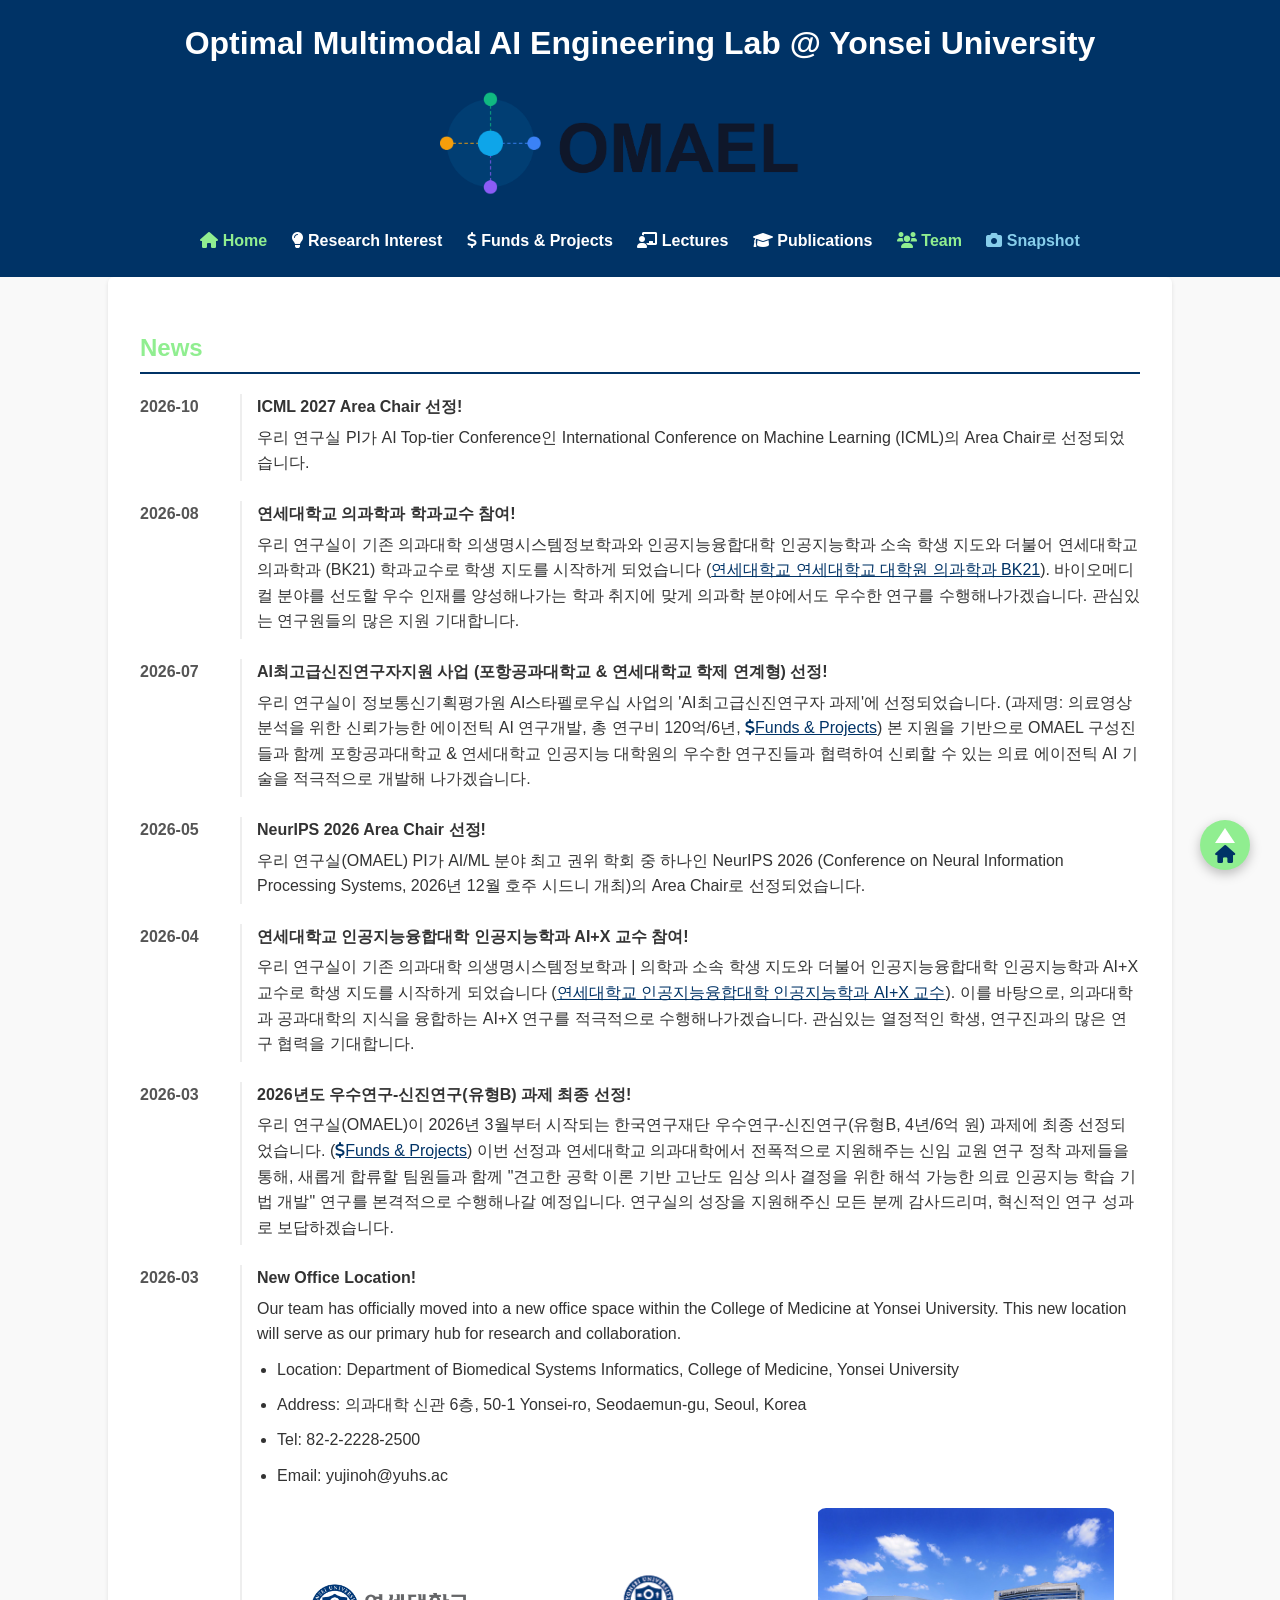
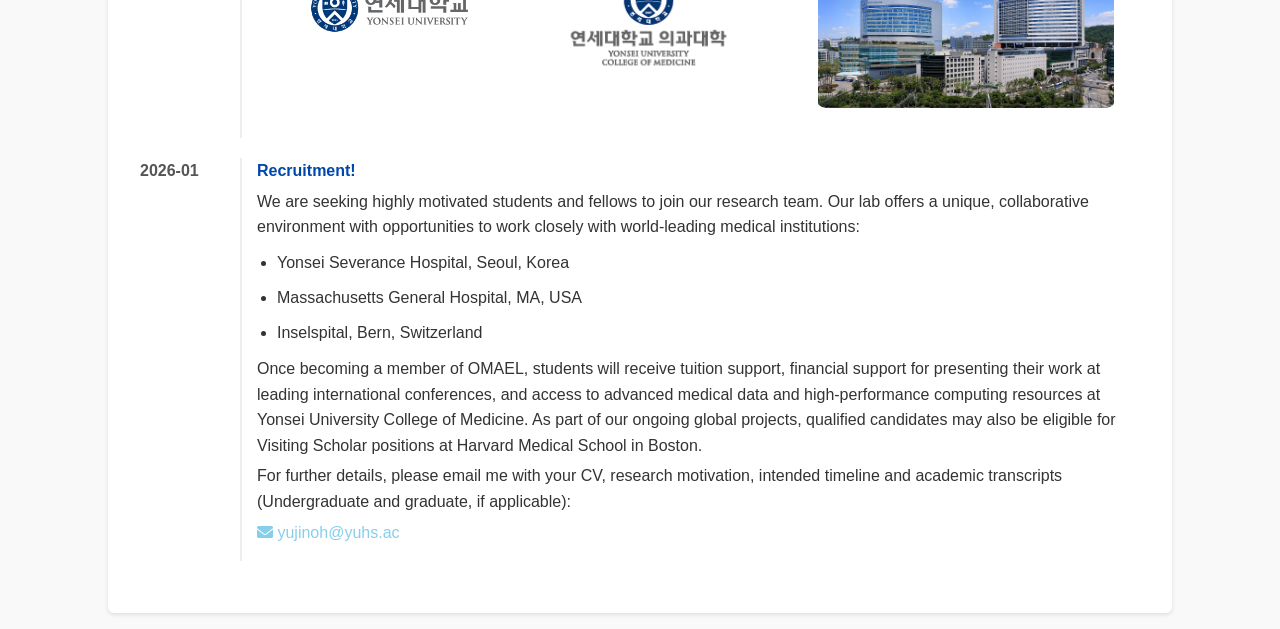
<file: index.html>
<!DOCTYPE html>
<html lang="en">

<head>
  
  <meta charset="UTF-8">
  <meta name="viewport" content="width=device-width, initial-scale=1.0">
  <link rel="stylesheet" href="https://cdnjs.cloudflare.com/ajax/libs/font-awesome/6.0.0/css/all.min.css">
  <title>OMAEL | Yonsei University </title>
  <link rel="stylesheet" href="style.css"> 
  <div id="top"></div>
  
</head>
  
<body>
  
  <header id="common-header"></header>  
  
<script>
    fetch('header.html')
      .then(response => response.text())
      .then(data => {
        document.getElementById('common-header').innerHTML = data;
      })
      .catch(error => console.error('Error loading header:', error));
  </script>
  
<section id="news">
  <h2>News</h2>
  <ul style="list-style-type: none; padding-left: 0;">

    <li style="display: flex; margin-bottom: 20px; align-items: baseline;">
      <div style="min-width: 100px; font-weight: bold; color: #555;">
        2026-10
      </div>
      <div style="padding-left: 15px; border-left: 2px solid #eee;">
        <strong>ICML 2027 Area Chair 선정! </strong>
        <p style="margin: 5px 0;">우리 연구실 PI가 AI Top-tier Conference인 International Conference on Machine Learning (ICML)의 Area Chair로 선정되었습니다. </p>
      </div>     
    </li>

    <li style="display: flex; margin-bottom: 20px; align-items: baseline;">
      <div style="min-width: 100px; font-weight: bold; color: #555;">
        2026-08
      </div>
      <div style="padding-left: 15px; border-left: 2px solid #eee;">
        <strong>연세대학교 의과학과 학과교수 참여! </strong>
        <p style="margin: 5px 0;">우리 연구실이 기존 의과대학 의생명시스템정보학과와 인공지능융합대학 인공지능학과 소속 학생 지도와 더불어 연세대학교 의과학과 (BK21) 학과교수로 학생 지도를 시작하게 되었습니다 (<a href="https://bk21-medsci.yonsei.ac.kr/ko/">연세대학교 연세대학교 대학원 의과학과 BK21</a>).
          바이오메디컬 분야를 선도할 우수 인재를 양성해나가는 학과 취지에 맞게 의과학 분야에서도 우수한 연구를 수행해나가겠습니다. 관심있는 연구원들의 많은 지원 기대합니다.</p>
      </div>     
    </li>

    <li style="display: flex; margin-bottom: 20px; align-items: baseline;">
      <div style="min-width: 100px; font-weight: bold; color: #555;">
        2026-07
      </div>
      <div style="padding-left: 15px; border-left: 2px solid #eee;">
        <strong>AI최고급신진연구자지원 사업 (포항공과대학교 & 연세대학교 학제 연계형) 선정! </strong>
        <p style="margin: 5px 0;">
          우리 연구실이 정보통신기획평가원 AI스타펠로우십 사업의 'AI최고급신진연구자 과제'에 선정되었습니다. (과제명: 의료영상 분석을 위한 신뢰가능한 에이전틱 AI 연구개발, 총 연구비 120억/6년, <a href="#funds"><i class="fas fa-dollar-sign"></i>Funds & Projects</a>) 본 지원을 기반으로 OMAEL 구성진들과 함께 포항공과대학교 & 연세대학교 인공지능 대학원의 우수한 연구진들과 협력하여 신뢰할 수 있는 의료 에이전틱 AI 기술을 적극적으로 개발해 나가겠습니다. </p>
      </div>     
    </li>
    
     <li style="display: flex; margin-bottom: 20px; align-items: baseline;">
      <div style="min-width: 100px; font-weight: bold; color: #555;">
        2026-05
      </div>
      <div style="padding-left: 15px; border-left: 2px solid #eee;">
        <strong>NeurIPS 2026 Area Chair 선정! </strong>
        <p style="margin: 5px 0;">
          우리 연구실(OMAEL) PI가 AI/ML 분야 최고 권위 학회 중 하나인 NeurIPS 2026 (Conference on Neural Information Processing Systems, 2026년 12월 호주 시드니 개최)의 Area Chair로 선정되었습니다.  </p>
      </div>     
    </li>

    <li style="display: flex; margin-bottom: 20px; align-items: baseline;">
      <div style="min-width: 100px; font-weight: bold; color: #555;">
        2026-04
      </div>
      <div style="padding-left: 15px; border-left: 2px solid #eee;">
        <strong>연세대학교 인공지능융합대학 인공지능학과 AI+X 교수 참여! </strong>
        <p style="margin: 5px 0;">우리 연구실이 기존 의과대학 의생명시스템정보학과 | 의학과 소속 학생 지도와 더불어 인공지능융합대학 인공지능학과 AI+X 교수로 학생 지도를 시작하게 되었습니다 (<a href="https://cs.yonsei.ac.kr/csai/member/AIXprofessor.do">연세대학교 인공지능융합대학 인공지능학과 AI+X 교수</a>).
          이를 바탕으로, 의과대학과 공과대학의 지식을 융합하는 AI+X 연구를 적극적으로 수행해나가겠습니다. 관심있는 열정적인 학생, 연구진과의 많은 연구 협력을 기대합니다.</p>
      </div>     
    </li>

    <li style="display: flex; margin-bottom: 20px; align-items: baseline;">
      <div style="min-width: 100px; font-weight: bold; color: #555;">
        2026-03
      </div>
      <div style="padding-left: 15px; border-left: 2px solid #eee;">
        <strong>2026년도 우수연구-신진연구(유형B) 과제 최종 선정!</strong>
        <p style="margin: 5px 0;">우리 연구실(OMAEL)이 2026년 3월부터 시작되는 한국연구재단 우수연구-신진연구(유형B, 4년/6억 원) 과제에 최종 선정되었습니다. (<a href="#funds"><i class="fas fa-dollar-sign"></i>Funds & Projects</a>)
          이번 선정과 연세대학교 의과대학에서 전폭적으로 지원해주는 신임 교원 연구 정착 과제들을 통해, 새롭게 합류할 팀원들과 함께 "견고한 공학 이론 기반 고난도 임상 의사 결정을 위한 해석 가능한 의료 인공지능 학습 기법 개발" 연구를 본격적으로 수행해나갈 예정입니다. 연구실의 성장을 지원해주신 모든 분께 감사드리며, 혁신적인 연구 성과로 보답하겠습니다.</p>
      </div>     
    </li>

    
    <li style="display: flex; margin-bottom: 20px; align-items: baseline;">
      <div style="min-width: 100px; font-weight: bold; color: #555;">
        2026-03
      </div>
      <div style="padding-left: 15px; border-left: 2px solid #eee;">
        <strong>New Office Location!</strong>
        <p style="margin: 5px 0;">Our team has officially moved into a new office space within the College of Medicine at Yonsei University. This new location will serve as our primary hub for research and collaboration.</p>
        <ul style="list-style-type: disc; padding-left: 20px; margin: 10px 0;">
          <li>Location: Department of Biomedical Systems Informatics, College of Medicine, Yonsei University</li>
          <li>Address: 의과대학 신관 6층, 50-1 Yonsei-ro, Seodaemun-gu, Seoul, Korea</li>
          <li>Tel: 82-2-2228-2500</li>
          <li>Email: yujinoh@yuhs.ac</li>
          <div class="figure-row" style="display: flex; flex-wrap: wrap; gap: 15px; border: none; box-shadow: none; align-items: center;">
            <img src="images/ys.jpg" alt="yonsei university" oncontextmenu="return false;" draggable="false" 
                 style="pointer-events: none; border: none; box-shadow: none; outline: none; background: none; 
                        flex: 1 1 200px; max-width: 185px; width: 100%; height: auto; display: block;">
            <img src="images/yucm.png" alt="YUCM" oncontextmenu="return false;" draggable="false" 
                 style="pointer-events: none; border: none; box-shadow: none; outline: none; background: none; 
                        flex: 1 1 300px; max-width: 300px; width: 100%; height: auto; display: block;">
            <img src="images/sh.jpg" alt="severance" oncontextmenu="return false;" draggable="false" 
                 style="pointer-events: none; border: none; box-shadow: none; outline: none; background: none; 
                        flex: 1 1 300px; max-width: 300px; width: 100%; height: auto; display: block;">   
          </div>
      </div>     
    </li>
    
    <li style="display: flex; margin-bottom: 20px; align-items: baseline;">
      <div style="min-width: 100px; font-weight: bold; color: #555;">
        2026-01
      </div>
      
      <div style="padding-left: 15px; border-left: 2px solid #eee;">
        <div style="font-weight: bold; color: #0047AB; margin-bottom: 2px;">
          Recruitment!
        </div>
        <!-- <div style="font-weight: bold; color: #333;">
          : M.S., Ph.D., and Postdoctoral Fellows
        </div> -->
        <p style="margin: 5px 0;">We are seeking highly motivated students and fellows to join our research team. Our lab offers a unique, collaborative environment with opportunities to work closely with world-leading medical institutions:</p>
        <ul style="list-style-type: disc; padding-left: 20px; margin: 10px 0;">
          <li>Yonsei Severance Hospital, Seoul, Korea</li>
          <li>Massachusetts General Hospital, MA, USA</li>
          <li>Inselspital, Bern, Switzerland</li>
        </ul>
        <p style="margin: 5px 0;">Once becoming a member of OMAEL, students will receive tuition support, financial support for presenting their work at leading international conferences, and access to advanced medical data and high-performance computing resources at Yonsei University College of Medicine. As part of our ongoing global projects, qualified candidates may also be eligible for Visiting Scholar positions at Harvard Medical School in Boston.</p>
        <p style="margin: 5px 0;">
           For further details, please email me with your CV, research motivation, intended timeline and academic transcripts (Undergraduate and graduate, if applicable):  <div class="contact-info"><i class="fas fa-envelope" style="color: #87CEEB;"></i> yujinoh@yuhs.ac</div></p>
      </div>     
    </li>

    
  </ul>
</section>



  <a href="#top" id="backToTop" title="Go to top">
    <div class="triangle-up"></div>
    <i class="fas fa-home home-icon"></i>
  </a>
      
</body>
</html>
</file>
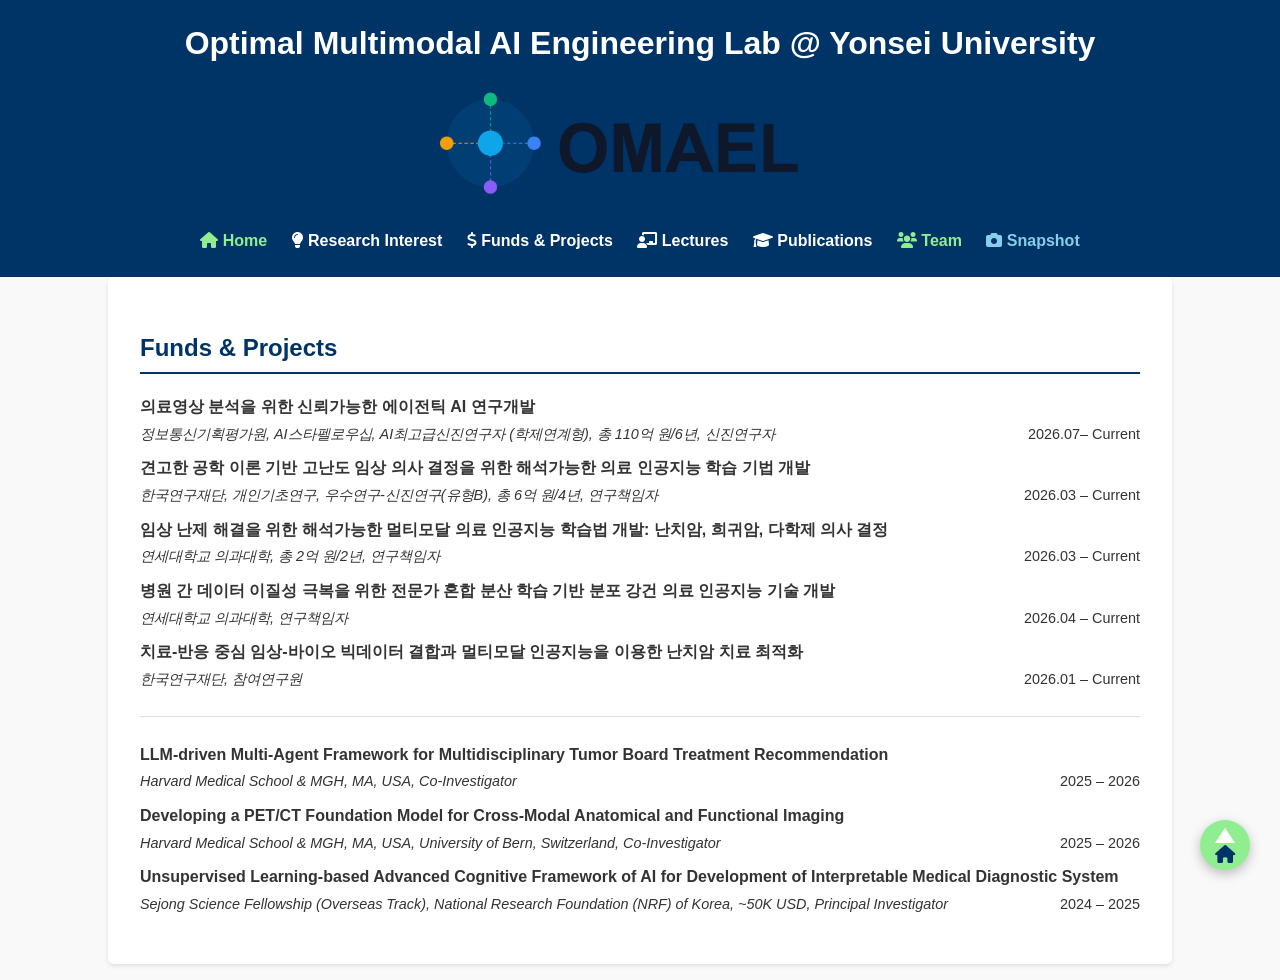
<file: funds.html>
<!DOCTYPE html>
<html lang="en">

<head>

  <meta charset="UTF-8">
  <meta name="viewport" content="width=device-width, initial-scale=1.0">
  <link rel="stylesheet" href="https://cdnjs.cloudflare.com/ajax/libs/font-awesome/6.0.0/css/all.min.css">
  <title>Funds & Projects | OMAEL | Yonsei University </title>
  <link rel="stylesheet" href="style.css">
  <div id="top"></div>

</head>

<body>

  <header id="common-header"></header>

<script>
    fetch('header.html')
      .then(response => response.text())
      .then(data => {
        document.getElementById('common-header').innerHTML = data;
      })
      .catch(error => console.error('Error loading header:', error));
  </script>

  <section id="funds">
    <h2>Funds & Projects</h2>
    <ul class="pub-list">

      <li>
      <div class="pub-title">
        <b>의료영상 분석을 위한 신뢰가능한 에이전틱 AI 연구개발</b>
      </div>
      <div class="pub-meta">
        <span class="role">정보통신기획평가원, AI스타펠로우십, AI최고급신진연구자 (학제연계형), 총 110억 원/6년, 신진연구자</span>
        <span class="duration">2026.07– Current</span>
      </div>
    </li>


       <li>
        <div class="pub-title">
          <b> 견고한 공학 이론 기반 고난도 임상 의사 결정을 위한 해석가능한 의료 인공지능 학습 기법 개발 </b>
        </div>
        <div class="pub-meta">
          <span class="role">한국연구재단, 개인기초연구, 우수연구-신진연구(유형B), 총 6억 원/4년, 연구책임자</span>
          <span class="duration">2026.03 – Current</span>
        </div>
      </li>

       <li>
        <div class="pub-title">
          <b>임상 난제 해결을 위한 해석가능한 멀티모달 의료 인공지능 학습법 개발: 난치암, 희귀암, 다학제 의사 결정 </b>
        </div>
        <div class="pub-meta">
          <span class="role">연세대학교 의과대학, 총 2억 원/2년, 연구책임자</span>
          <span class="duration">2026.03 – Current</span>
        </div>
      </li>

      <li>
        <div class="pub-title">
          <b>병원 간 데이터 이질성 극복을 위한 전문가 혼합 분산 학습 기반 분포 강건 의료 인공지능 기술 개발 </b>
        </div>
        <div class="pub-meta">
          <span class="role">연세대학교 의과대학, 연구책임자</span>
          <span class="duration">2026.04 – Current</span>
        </div>
      </li>

      <li>
        <div class="pub-title">
          <b>치료-반응 중심 임상-바이오 빅데이터 결합과 멀티모달 인공지능을 이용한 난치암 치료 최적화</b>
        </div>
        <div class="pub-meta">
          <span class="role">한국연구재단, 참여연구원</span>
          <span class="duration">2026.01 – Current</span>
        </div>
      </li>

      <li style="list-style: none; border-top: 1px solid #ddd; margin: 25px 0; padding: 0;"></li>

      <li>
        <div class="pub-title">
          <b>LLM-driven Multi-Agent Framework for Multidisciplinary Tumor Board Treatment Recommendation</b>
        </div>
        <div class="pub-meta">
          <span class="role">Harvard Medical School & MGH, MA, USA, Co-Investigator</span>
          <span class="duration">2025 – 2026  </span>
        </div>
      </li>

      <li>
        <div class="pub-title">
          <b>Developing a PET/CT Foundation Model for Cross-Modal Anatomical and Functional Imaging</b>
        </div>
        <div class="pub-meta">
          <span class="role">Harvard Medical School & MGH, MA, USA, University of Bern, Switzerland, Co-Investigator</span>
          <span class="duration">2025 – 2026  </span>
        </div>
      </li>

      <li>
        <div class="pub-title">
          <b>Unsupervised Learning-based Advanced Cognitive Framework of AI for Development of Interpretable Medical Diagnostic System</b>
        </div>
        <div class="pub-meta">
          <span class="role">Sejong Science Fellowship (Overseas Track), National Research Foundation (NRF) of Korea, ~50K USD, Principal Investigator</span>
          <span class="duration">2024 – 2025</span>
        </div>
      </li>

    </ul>
  </section>

  <a href="#top" id="backToTop" title="Go to top">
    <div class="triangle-up"></div>
    <i class="fas fa-home home-icon"></i>
  </a>

</body>
</html>
</file>
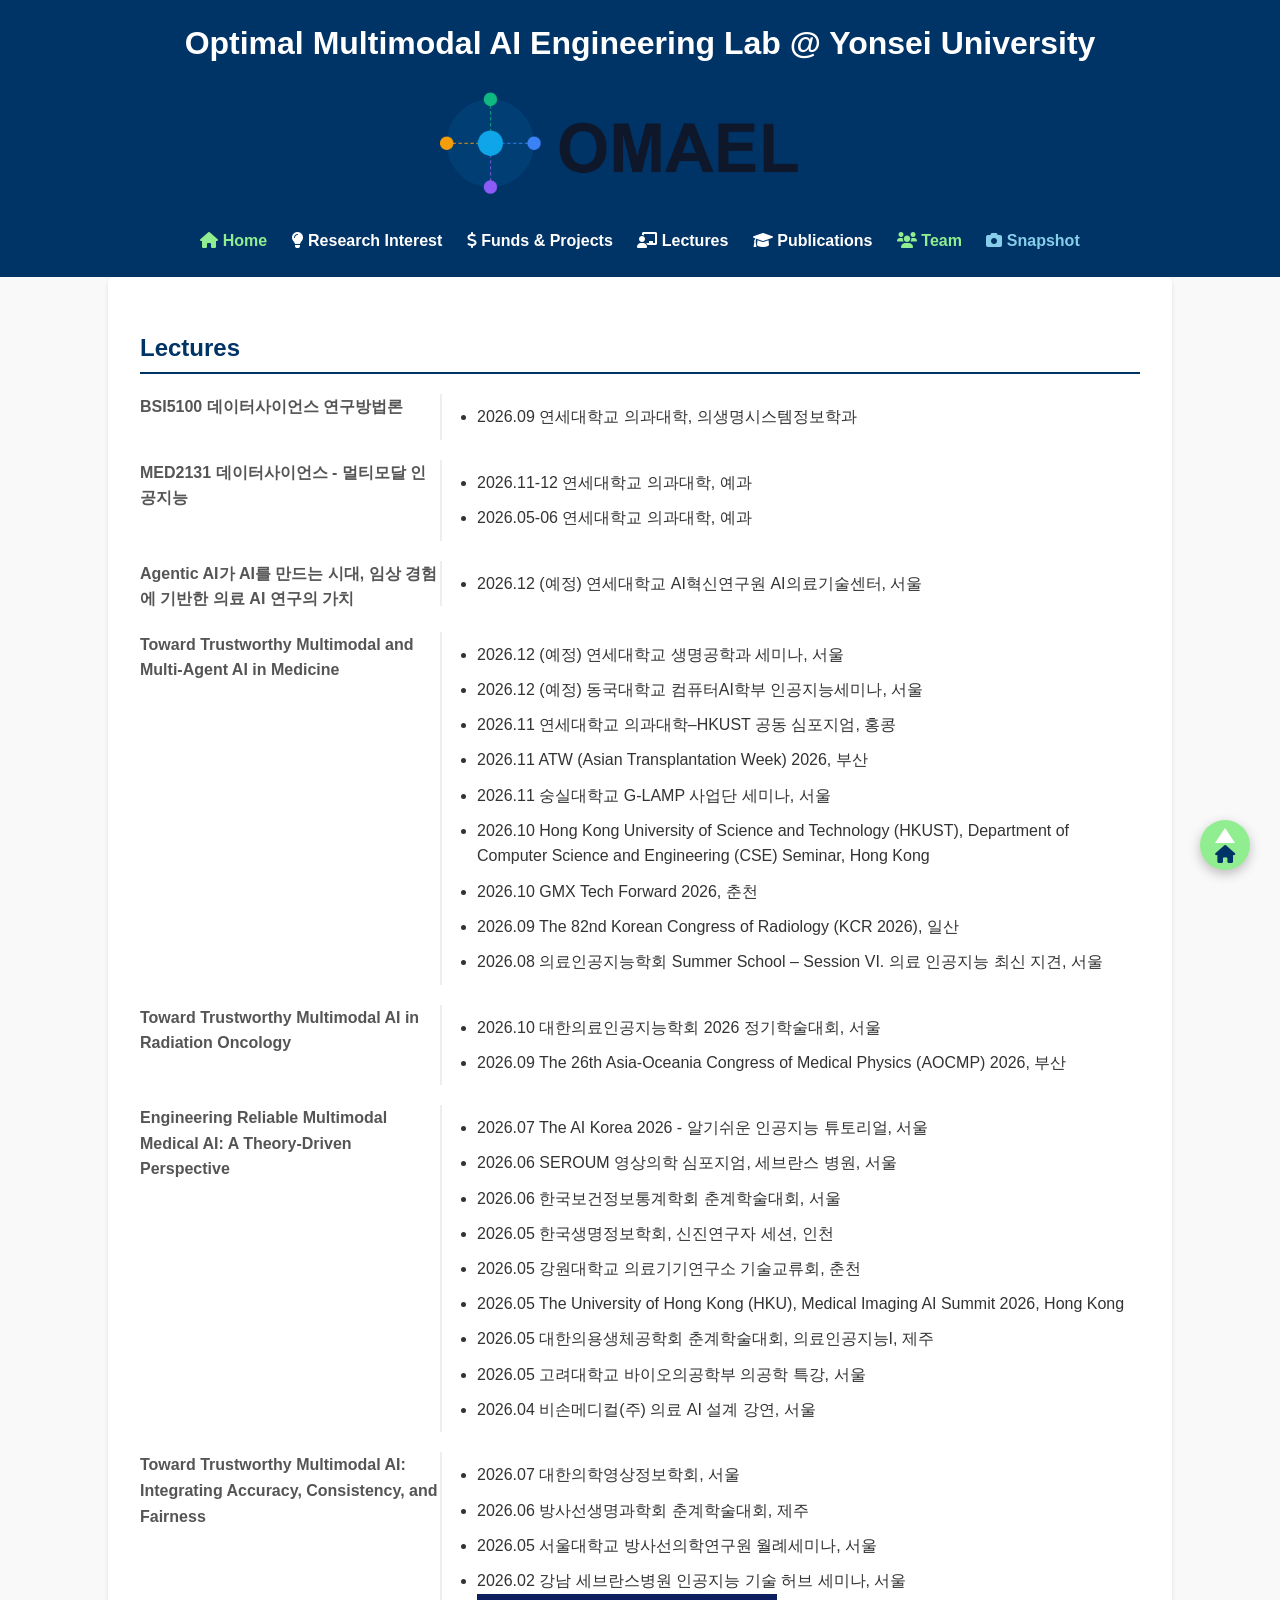
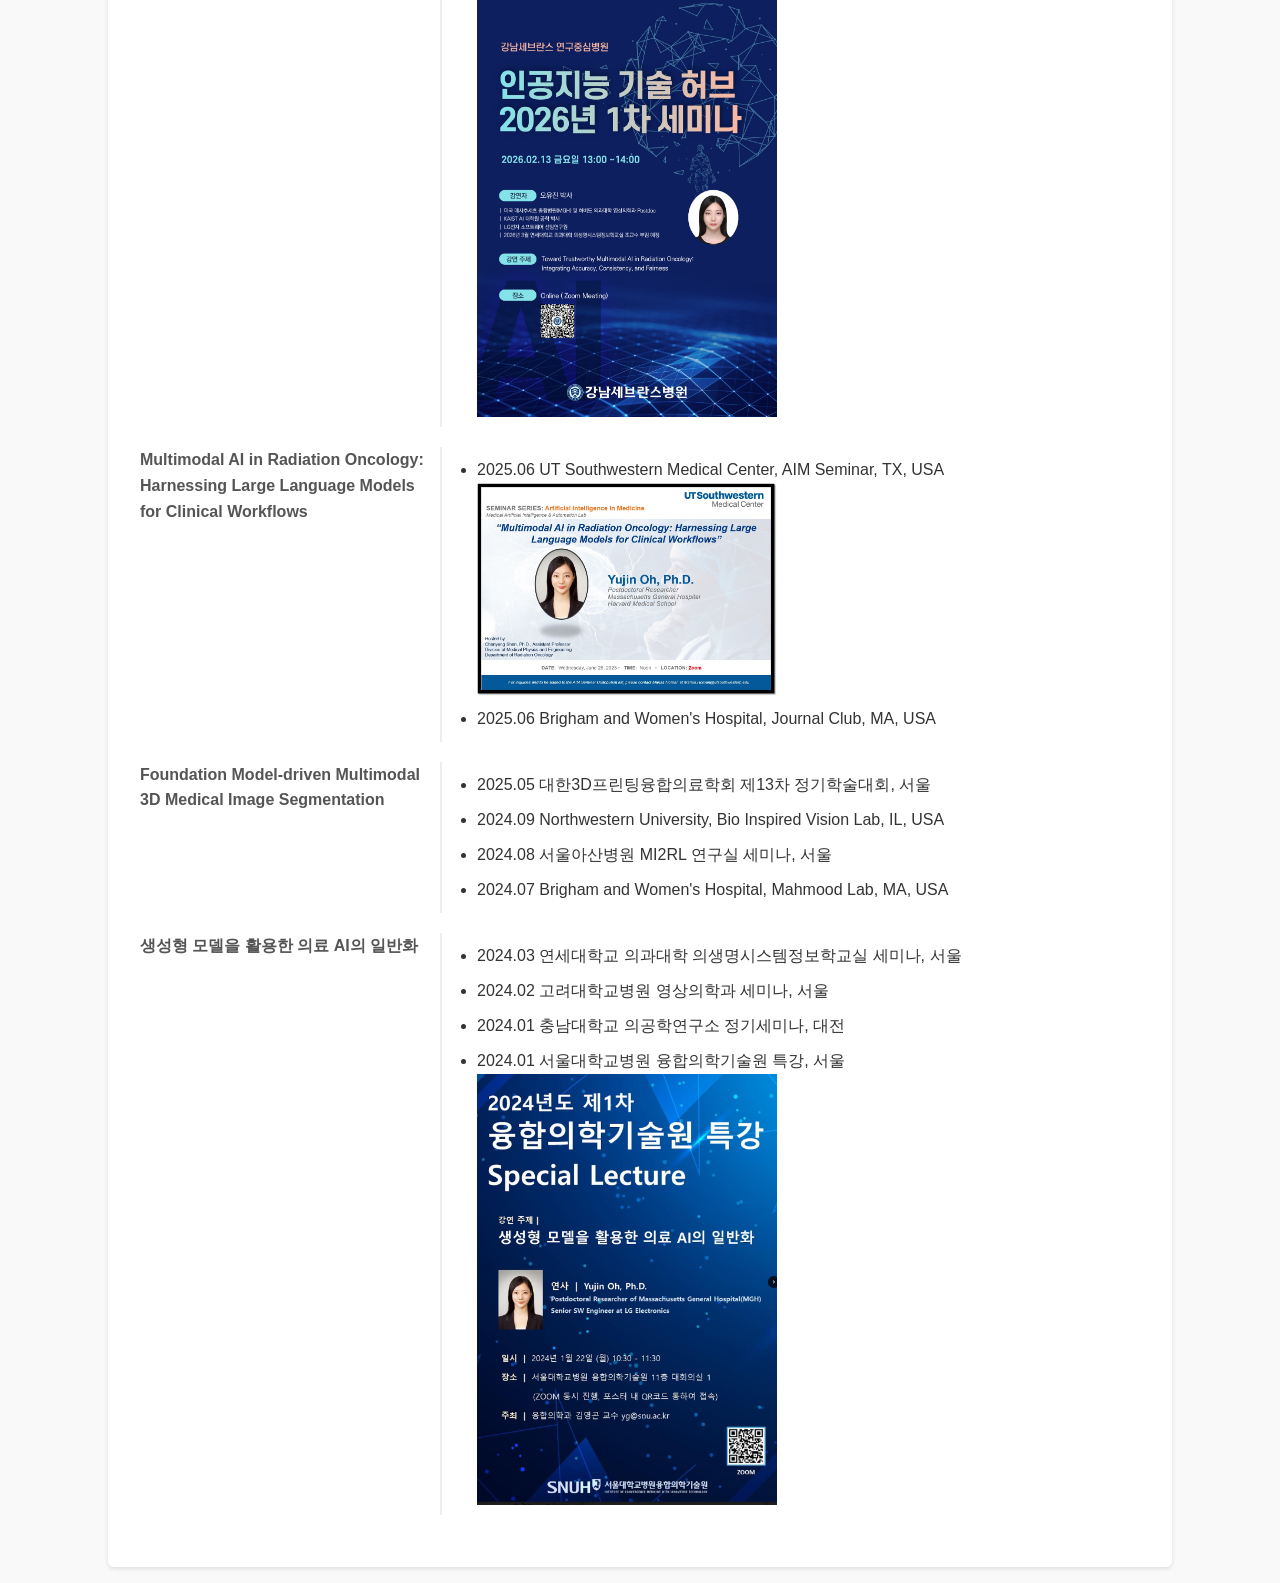
<file: lecture.html>
<!DOCTYPE html>
<html lang="en">

<head>

  <meta charset="UTF-8">
  <meta name="viewport" content="width=device-width, initial-scale=1.0">
  <link rel="stylesheet" href="https://cdnjs.cloudflare.com/ajax/libs/font-awesome/6.0.0/css/all.min.css">
  <title>Lectures | OMAEL | Yonsei University </title>
  <link rel="stylesheet" href="style.css">
  <div id="top"></div>

</head>

<body>

  <header id="common-header"></header>

<script>
    fetch('header.html')
      .then(response => response.text())
      .then(data => {
        document.getElementById('common-header').innerHTML = data;
      })
      .catch(error => console.error('Error loading header:', error));
  </script>

  <section id="lecture">
    <h2>Lectures</h2>
    <ul class="lecture-list" style="list-style-type: none; padding-left: 0;">

    <li class="lecture-row">
      <div class="lecture-title">
         BSI5100 데이터사이언스 연구방법론 
      </div>
      <div class="lecture-details">
        <ul style="list-style-type: disc; padding-left: 20px; margin: 10px 0;">
          <li>2026.09 연세대학교 의과대학, 의생명시스템정보학과</li>  
        </ul>
      </div>
    </li>
      
    <li class="lecture-row">
      <div class="lecture-title">
        MED2131 데이터사이언스 - 멀티모달 인공지능
      </div>
      <div class="lecture-details">
        <ul style="list-style-type: disc; padding-left: 20px; margin: 10px 0;">
          <li>2026.11-12 연세대학교 의과대학, 예과</li>  
          <li>2026.05-06 연세대학교 의과대학, 예과</li>  
        </ul>
      </div>
    </li>

    <li class="lecture-row">
      <div class="lecture-title">
        Agentic AI가 AI를 만드는 시대, 임상 경험에 기반한 의료 AI 연구의 가치
      </div>
      <div class="lecture-details">
        <ul style="list-style-type: disc; padding-left: 20px; margin: 10px 0;">
          <li>2026.12 (예정) 연세대학교 AI혁신연구원 AI의료기술센터, 서울</li>
        </ul>
      </div>
    </li>    

    <li class="lecture-row">
      <div class="lecture-title">
        Toward Trustworthy Multimodal and Multi-Agent AI in Medicine
      </div>
      <div class="lecture-details">
        <ul style="list-style-type: disc; padding-left: 20px; margin: 10px 0;">
          <li>2026.12 (예정) 연세대학교 생명공학과 세미나, 서울</li>
          <li>2026.12 (예정) 동국대학교 컴퓨터AI학부 인공지능세미나, 서울</li>
          <li>2026.11 연세대학교 의과대학–HKUST 공동 심포지엄, 홍콩</li>
          <li>2026.11 ATW (Asian Transplantation Week) 2026, 부산</li>
          <li>2026.11 숭실대학교 G-LAMP 사업단 세미나, 서울</li>
          <li>2026.10 Hong Kong University of Science and Technology (HKUST), Department of Computer Science and Engineering (CSE) Seminar, Hong Kong</li>
          <li>2026.10 GMX Tech Forward 2026, 춘천</li>
          <li>2026.09 The 82nd Korean Congress of Radiology (KCR 2026), 일산</li>
          <li>2026.08 의료인공지능학회 Summer School – Session VI. 의료 인공지능 최신 지견, 서울</li>
        </ul>
      </div>
    </li>

       <li class="lecture-row">
      <div class="lecture-title">
         Toward Trustworthy Multimodal AI in Radiation Oncology
      </div>
      <div class="lecture-details">
        <ul style="list-style-type: disc; padding-left: 20px; margin: 10px 0;">
          <li>2026.10 대한의료인공지능학회 2026 정기학술대회, 서울</li>
          <li>2026.09 The 26th Asia-Oceania Congress of Medical Physics (AOCMP) 2026, 부산</li>
        </ul>
      </div>
    </li>
      
    <li class="lecture-row">
      <div class="lecture-title">
        Engineering Reliable Multimodal Medical AI: A Theory-Driven Perspective
      </div>
      <div class="lecture-details">
        <ul style="list-style-type: disc; padding-left: 20px; margin: 10px 0;">
          <li>2026.07 The AI Korea 2026 - 알기쉬운 인공지능 튜토리얼, 서울</li>
          <li>2026.06 SEROUM 영상의학 심포지엄, 세브란스 병원, 서울</li>
          <li>2026.06 한국보건정보통계학회 춘계학술대회, 서울</li>
          <li>2026.05 한국생명정보학회, 신진연구자 세션, 인천</li> 
          <li>2026.05 강원대학교 의료기기연구소 기술교류회, 춘천</li>
          <li>2026.05 The University of Hong Kong (HKU), Medical Imaging AI Summit 2026, Hong Kong</li>
          <li>2026.05 대한의용생체공학회 춘계학술대회, 의료인공지능I, 제주</li>
          <li>2026.05 고려대학교 바이오의공학부 의공학 특강, 서울</li>
          <li>2026.04 비손메디컬(주) 의료 AI 설계 강연, 서울</li>

        </ul>
      </div>
    </li>
      
    <li class="lecture-row">
      <div class="lecture-title">
        Toward Trustworthy Multimodal AI: Integrating Accuracy, Consistency, and Fairness
      </div>
      <div class="lecture-details">
        <ul style="list-style-type: disc; padding-left: 20px; margin: 10px 0;">
          <li>2026.07 대한의학영상정보학회, 서울</li>
          <li>2026.06 방사선생명과학회 춘계학술대회, 제주</li>
          <li>2026.05 서울대학교 방사선의학연구원 월례세미나, 서울</li>          
          <li>2026.02 강남 세브란스병원 인공지능 기술 허브 세미나, 서울

            <img src="images/gs.JPG" alt="gs" oncontextmenu="return false;" draggable="false" 
              style="flex: 0 0 300px; width: 300px; max-width: 100%; height: auto; object-fit: contain; pointer-events: none; border: none; box-shadow: none; display: block; margin-left: 0; margin-right: auto; margin-bottom: 10px"></li>

              
        </ul>
      </div>
    </li>

    <li class="lecture-row">
      <div class="lecture-title">
        Multimodal AI in Radiation Oncology: Harnessing Large Language Models for Clinical Workflows
      </div>
      <div class="lecture-details">
        <ul style="list-style-type: disc; padding-left: 20px; margin: 10px 0;">
          <li>2025.06 UT Southwestern Medical Center, AIM Seminar, TX, USA

          <img src="images/utsw.jpg" alt="snuh" oncontextmenu="return false;" draggable="false" 
              style="flex: 0 0 300px; width: 300px; max-width: 100%; height: auto; object-fit: contain; pointer-events: none; border: none; box-shadow: none; display: block; margin-left: 0; margin-right: auto; margin-bottom: 10px"></li>

              
          <li>2025.06 Brigham and Women's Hospital, Journal Club, MA, USA</li>
        </ul>
      </div>
    </li>
      
    <li class="lecture-row">
      <div class="lecture-title">
        Foundation Model-driven Multimodal 3D Medical Image Segmentation
      </div>
      <div class="lecture-details">
        <ul style="list-style-type: disc; padding-left: 20px; margin: 10px 0;">
          <li>2025.05 대한3D프린팅융합의료학회 제13차 정기학술대회, 서울</li>
          <li>2024.09 Northwestern University, Bio Inspired Vision Lab, IL, USA</li>
          <li>2024.08 서울아산병원 MI2RL 연구실 세미나, 서울</li>
          <li>2024.07 Brigham and Women's Hospital, Mahmood Lab, MA, USA</li>
        </ul>
      </div>
    </li>

    <li class="lecture-row">
      <div class="lecture-title">
        생성형 모델을 활용한 의료 AI의 일반화
      </div>
      <div class="lecture-details">
        <ul style="list-style-type: disc; padding-left: 20px; margin: 10px 0;">
          <li>2024.03 연세대학교 의과대학 의생명시스템정보학교실 세미나, 서울</li>
          <li>2024.02 고려대학교병원 영상의학과 세미나, 서울</li>
          <li>2024.01 충남대학교 의공학연구소 정기세미나, 대전</li>
          <li>2024.01 서울대학교병원 융합의학기술원 특강, 서울

          <img src="images/snuh.png" alt="snuh" oncontextmenu="return false;" draggable="false" 
                 style="flex: 0 0 300px; width: 300px; max-width: 100%; height: auto; object-fit: contain; pointer-events: none; border: none; box-shadow: none; display: block; margin-left: 0; margin-right: auto;"></li>
            
        </ul>
      </div>
    </li>

  </ul>

  </section>

  <a href="#top" id="backToTop" title="Go to top">
    <div class="triangle-up"></div>
    <i class="fas fa-home home-icon"></i>
  </a>

</body>
</html>
</file>
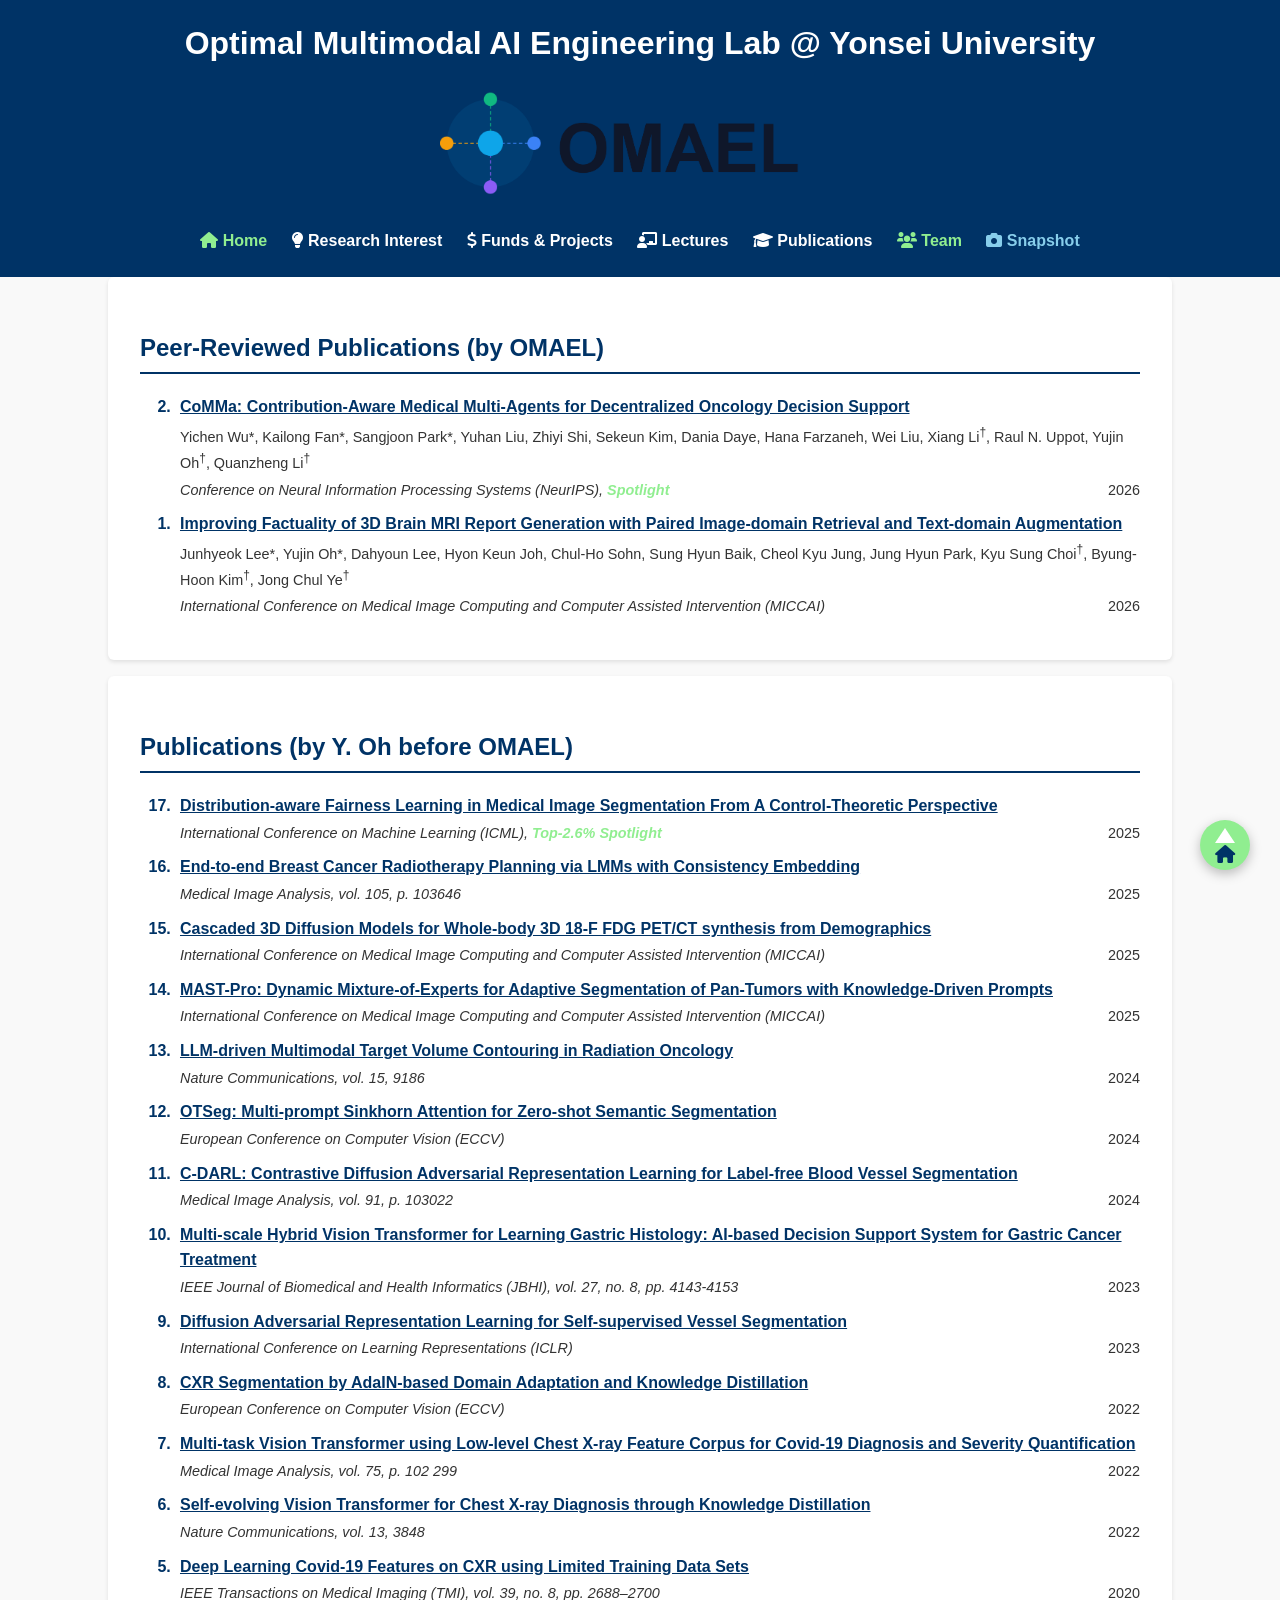
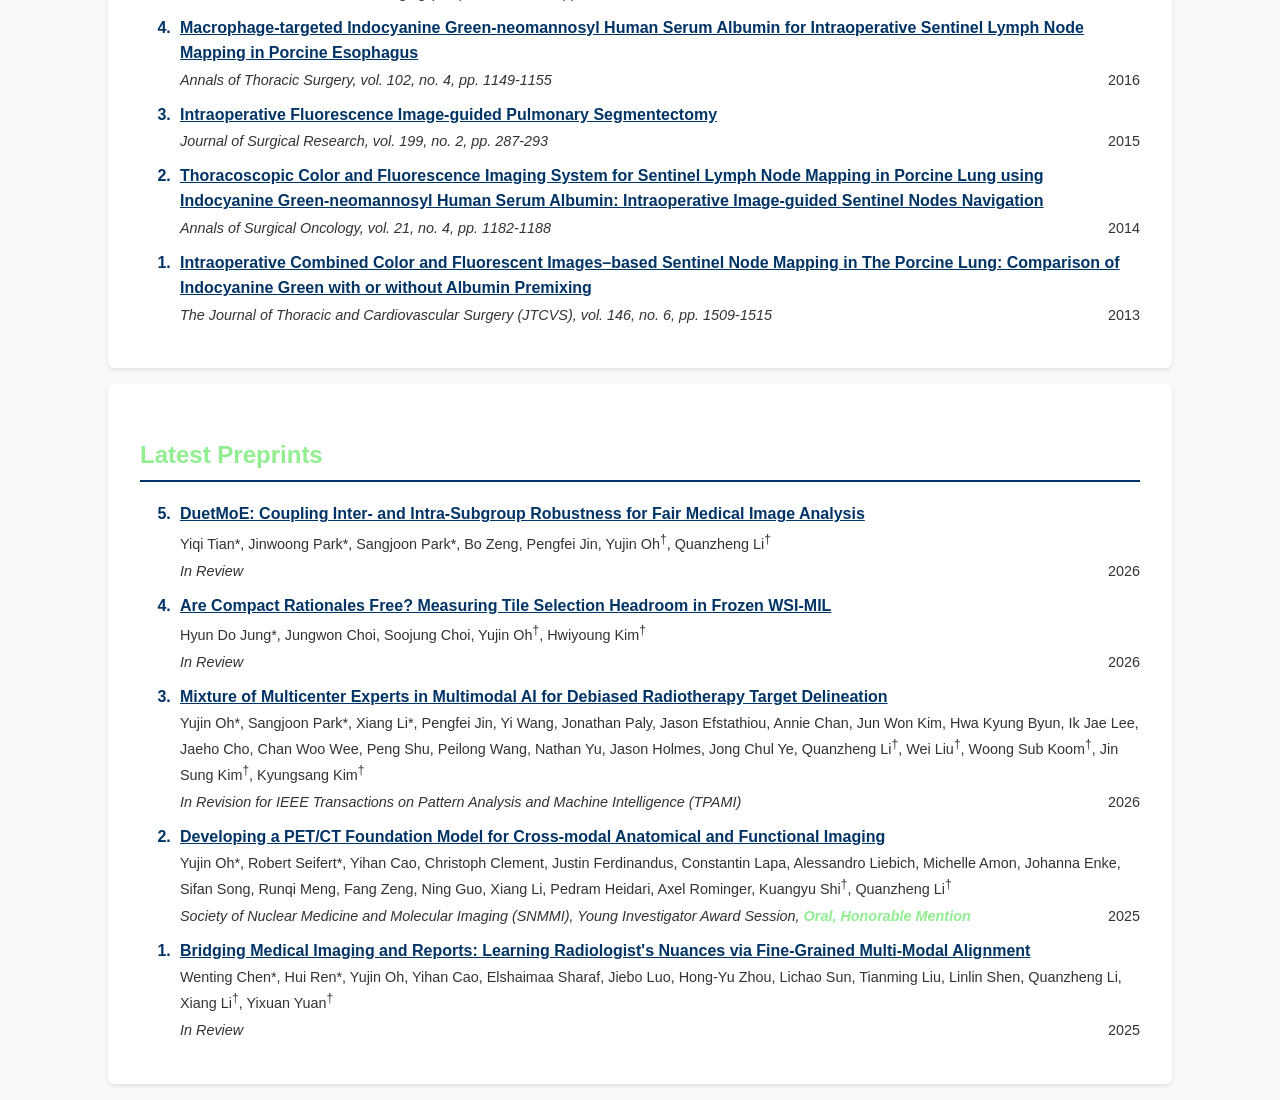
<file: research.html>
<!DOCTYPE html>
<html lang="en">

<head>
  
  <meta charset="UTF-8">
  <meta name="viewport" content="width=device-width, initial-scale=1.0">
  <link rel="stylesheet" href="https://cdnjs.cloudflare.com/ajax/libs/font-awesome/6.0.0/css/all.min.css">
  <title>OMAEL | Yonsei University </title>
  <link rel="stylesheet" href="style.css"> 
  <div id="top"></div>
  
</head>
  
<body>
  
  <header id="common-header"></header>  

  <script>
    fetch('header.html')
      .then(response => response.text())
      .then(data => {
        document.getElementById('common-header').innerHTML = data;
      })
      .catch(error => console.error('Error loading header:', error));
  </script>

  <section id="all">
    <h2>Peer-Reviewed Publications (by OMAEL) </h2>
    <ol class="pub-list" reversed>
    <!-- <ul class="pub-list"> -->

            
      <li>
        <div class="pub-title">
          <b><a href="https://arxiv.org/abs/2602.09159" target="_blank">
            CoMMa: Contribution-Aware Medical Multi-Agents for Decentralized Oncology Decision Support
          </a></b>
        </div>
        <div class="authors">
            Yichen Wu*, Kailong Fan*, Sangjoon Park*,  Yuhan Liu, Zhiyi Shi, Sekeun Kim, Dania Daye, Hana Farzaneh, Wei Liu, Xiang Li<sup>†</sup>, Raul N. Uppot, Yujin Oh<sup>†</sup>, Quanzheng Li<sup>†</sup>
          </div>
        <div class="pub-meta">
          <span class="role">Conference on Neural Information Processing Systems (NeurIPS), <strong style="color: lightgreen;">Spotlight</strong></span>
          <span class="duration">2026</span>
        </div>
      </li>

      <li>
        <div class="pub-title">
          <b><a href="https://arxiv.org/abs/2411.15490" target="_blank">
            Improving Factuality of 3D Brain MRI Report Generation with Paired Image-domain Retrieval and Text-domain Augmentation
          </a></b>
        </div>
        <div class="authors">
          Junhyeok Lee*, Yujin Oh*, Dahyoun Lee, Hyon Keun Joh, Chul-Ho Sohn, Sung Hyun Baik, Cheol Kyu Jung, Jung Hyun Park, Kyu Sung Choi<sup>†</sup>, Byung-Hoon Kim<sup>†</sup>, Jong Chul Ye<sup>†</sup>
        </div>
          <div class="pub-meta">
          <span class="role">International Conference on Medical Image Computing and Computer Assisted Intervention (MICCAI)</span>
          <span class="duration">2026</span>
        </div>
      </li>

       
    </ul>
  </section>
  

   <section id="all">
    <h2>Publications (by Y. Oh before OMAEL) </h2>
    <ol class="pub-list" reversed>
    <!-- <ul class="pub-list"> -->

       
     <li>
        <div class="pub-title">
          <b><a href="https://openreview.net/forum?id=BUONdewsBa" target="_blank">
            Distribution-aware Fairness Learning in Medical Image Segmentation From A Control-Theoretic Perspective
          </a></b>
        </div>
        <div class="pub-meta">
          <span class="role">International Conference on Machine Learning (ICML), <strong style="color: lightgreen;">Top-2.6% Spotlight</strong></span>
          <span class="duration">2025</span>
        </div>
      </li>
  
      <li>
        <div class="pub-title">
          <b><a href="https://www.sciencedirect.com/science/article/pii/S1361841525001938" target="_blank">
            End-to-end Breast Cancer Radiotherapy Planning via LMMs with Consistency Embedding
          </a></b>
        </div>
        <div class="pub-meta">
          <span class="role">Medical Image Analysis, vol. 105, p. 103646</span>
          <span class="duration">2025</span>
        </div>
      </li>

      <li>
        <div class="pub-title">
          <b><a href="https://arxiv.org/abs/2505.22489" target="_blank">
             Cascaded 3D Diffusion Models for Whole-body 3D 18-F FDG PET/CT synthesis from Demographics
          </a></b>
        </div>
        <div class="pub-meta">
          <span class="role">International Conference on Medical Image Computing and Computer Assisted Intervention (MICCAI)</span>
          <span class="duration">2025</span>
        </div>
      </li>

      <li>
        <div class="pub-title">
          <b><a href="https://arxiv.org/abs/2503.14355" target="_blank">
            MAST-Pro: Dynamic Mixture-of-Experts for Adaptive Segmentation of Pan-Tumors with Knowledge-Driven Prompts
          </a></b>
        </div>
        <div class="pub-meta">
          <span class="role">International Conference on Medical Image Computing and Computer Assisted Intervention (MICCAI)</span>
          <span class="duration">2025</span>
        </div>
      </li>

  
      <li>
        <div class="pub-title">
          <b><a href="https://www.nature.com/articles/s41467-024-53387-y" target="_blank">
            LLM-driven Multimodal Target Volume Contouring in Radiation Oncology
          </a></b>
        </div>
        <div class="pub-meta">
          <span class="role">Nature Communications, vol. 15, 9186</span>
          <span class="duration">2024</span>
        </div>
      </li>
  
      <li>
        <div class="pub-title">
          <b><a href="https://arxiv.org/abs/2403.14183" target="_blank">
            OTSeg: Multi-prompt Sinkhorn Attention for Zero-shot Semantic Segmentation
          </a></b>
        </div>
        <div class="pub-meta">
          <span class="role">European Conference on Computer Vision (ECCV)</span>
          <span class="duration">2024</span>
        </div>
      </li>

      <li>
        <div class="pub-title">
          <b><a href="https://www.sciencedirect.com/science/article/abs/pii/S1361841523002827" target="_blank">
            C-DARL: Contrastive Diffusion Adversarial Representation Learning for Label-free Blood Vessel Segmentation
          </a></b>
        </div>
        <div class="pub-meta">
          <span class="role">Medical Image Analysis, vol. 91, p. 103022</span>
          <span class="duration">2024</span>
        </div>
      </li>

    <li>
        <div class="pub-title">
          <b><a href="https://ieeexplore.ieee.org/document/10124975" target="_blank">
            Multi-scale Hybrid Vision Transformer for Learning Gastric Histology: AI-based Decision Support System for Gastric Cancer Treatment
          </a></b>
        </div>
        <div class="pub-meta">
          <span class="role">IEEE Journal of Biomedical and Health Informatics (JBHI), vol. 27, no. 8, pp. 4143-4153</span>
          <span class="duration">2023</span>
        </div>
      </li>
  
      <li>
        <div class="pub-title">
          <b><a href="https://openreview.net/forum?id=H0gdPxSwkPb" target="_blank">
            Diffusion Adversarial Representation Learning for Self-supervised Vessel Segmentation
          </a></b>
        </div>
        <div class="pub-meta">
          <span class="role">International Conference on Learning Representations (ICLR)</span>
          <span class="duration">2023</span>
        </div>
      </li>
  
      <li>
        <div class="pub-title">
          <b><a href="https://arxiv.org/abs/2104.05892" target="_blank">
            CXR Segmentation by AdaIN-based Domain Adaptation and Knowledge Distillation
          </a></b>
        </div>
        <div class="pub-meta">
          <span class="role">European Conference on Computer Vision (ECCV)</span>
          <span class="duration">2022</span>
        </div>
      </li>

     <li>
        <div class="pub-title">
          <b><a href="https://www.sciencedirect.com/science/article/pii/S1361841521003443" target="_blank">
            Multi-task Vision Transformer using Low-level Chest X-ray Feature Corpus for Covid-19 Diagnosis and Severity Quantification
          </a></b>
        </div>
        <div class="pub-meta">
          <span class="role">Medical Image Analysis, vol. 75, p. 102 299</span>
          <span class="duration">2022</span>
        </div>
      </li>
      
    <li>
        <div class="pub-title">
          <b><a href="https://www.nature.com/articles/s41467-022-31514-x" target="_blank">
            Self-evolving Vision Transformer for Chest X-ray Diagnosis through Knowledge Distillation
          </a></b>
        </div>
        <div class="pub-meta">
          <span class="role">Nature Communications, vol. 13, 3848</span>
          <span class="duration">2022</span>
        </div>
      </li>

      <li>
        <div class="pub-title">
          <b><a href="https://ieeexplore.ieee.org/document/9090149" target="_blank">
            Deep Learning Covid-19 Features on CXR using Limited Training Data Sets
          </a></b>
        </div>
        <div class="pub-meta">
          <span class="role">IEEE Transactions on Medical Imaging (TMI), vol. 39, no. 8, pp. 2688–2700</span>
          <span class="duration">2020</span>
        </div>
      </li>
      

     <li>
        <div class="pub-title">
          <b><a href="https://www.sciencedirect.com/science/article/abs/pii/S000349751630409X" target="_blank">
            Macrophage-targeted Indocyanine Green-neomannosyl Human Serum Albumin for Intraoperative Sentinel Lymph Node Mapping in Porcine Esophagus
          </a></b>
        </div>
        <div class="pub-meta">
          <span class="role">Annals of Thoracic Surgery, vol. 102, no. 4, pp. 1149-1155</span>
          <span class="duration">2016</span>
        </div>
      </li>

     <li>
        <div class="pub-title">
          <b><a href="https://www.sciencedirect.com/science/article/abs/pii/S0022480415005399" target="_blank">
            Intraoperative Fluorescence Image-guided Pulmonary Segmentectomy
          </a></b>
        </div>
        <div class="pub-meta">
          <span class="role">Journal of Surgical Research, vol. 199, no. 2, pp. 287-293</span>
          <span class="duration">2015</span>
        </div>
      </li>
               
     <li>
        <div class="pub-title">
          <b><a href="https://link.springer.com/article/10.1245/s10434-013-3381-z" target="_blank">
            Thoracoscopic Color and Fluorescence Imaging System for Sentinel Lymph Node Mapping in Porcine Lung using Indocyanine Green-neomannosyl Human Serum Albumin: Intraoperative Image-guided
Sentinel Nodes Navigation
          </a></b>
        </div>
        <div class="pub-meta">
          <span class="role">Annals of Surgical Oncology, vol. 21, no. 4, pp. 1182-1188</span>
          <span class="duration">2014</span>
        </div>
      </li>

      <li>
        <div class="pub-title">
          <b><a href="https://www.sciencedirect.com/science/article/pii/S0022522313001992" target="_blank">
            Intraoperative Combined Color and Fluorescent Images–based Sentinel Node Mapping in The Porcine Lung: Comparison of Indocyanine Green with or without Albumin Premixing
          </a></b>
        </div>
        <div class="pub-meta">
          <span class="role">The Journal of Thoracic and Cardiovascular Surgery (JTCVS), vol. 146, no. 6, pp. 1509-1515</span>
          <span class="duration">2013</span>
        </div>
      </li>
               
    </ul>
  </section>

    <section id="publications">
    <h2>Latest Preprints</h2>
    <ol class="pub-list" reversed>
    <!-- <ul class="pub-list"> -->

      <li>
        <div class="pub-title">
           <b><a href="https://arxiv.org/abs/2605.10521" target="_blank">
              DuetMoE: Coupling Inter- and Intra-Subgroup Robustness for Fair Medical Image Analysis
           </a></b>
        </div>
         <div class="authors">
            Yiqi Tian*, Jinwoong Park*, Sangjoon Park*, Bo Zeng, Pengfei Jin, Yujin Oh<sup>†</sup>, Quanzheng Li<sup>†</sup>
          </div>
        <div class="pub-meta">
          <span class="role">In Review</span>
          <span class="duration">2026</span>
        </div>
      </li>

      <li>
        <div class="pub-title">
          <b><a href="https://arxiv.org/abs/2605.12575" target="_blank">
          <!-- <span style="text-decoration: underline;"> -->
            Are Compact Rationales Free? Measuring Tile Selection Headroom in Frozen WSI-MIL
          <!-- </a> -->
          </a></b>
        </div>
        <div class="authors">
            Hyun Do Jung*, Jungwon Choi, Soojung Choi, Yujin Oh<sup>†</sup>, Hwiyoung Kim<sup>†</sup>
          </div>
        <div class="pub-meta">
          <span class="role">In Review</span>
          <span class="duration">2026</span>
        </div>
      </li>

      <li>
        <div class="pub-title">
          <b><a href="https://arxiv.org/abs/2410.00046" target="_blank">
            Mixture of Multicenter Experts in Multimodal AI for Debiased Radiotherapy Target Delineation 
          </a></b>
        </div>
        <div class="authors">
          Yujin Oh*, Sangjoon Park*, Xiang Li*, Pengfei Jin, Yi Wang, Jonathan Paly, Jason Efstathiou, Annie Chan, Jun Won Kim, Hwa Kyung Byun, Ik Jae Lee, Jaeho Cho, Chan Woo Wee, Peng Shu, Peilong Wang, Nathan Yu, Jason Holmes, Jong Chul Ye, Quanzheng Li<sup>†</sup>, Wei Liu<sup>†</sup>, Woong Sub Koom<sup>†</sup>, Jin Sung Kim<sup>†</sup>, Kyungsang Kim<sup>†</sup>
        </div>
          <div class="pub-meta">
          <span class="role">In Revision for IEEE Transactions on Pattern Analysis and Machine Intelligence (TPAMI)</span>
          <span class="duration">2026</span>
        </div>
      </li>

      <li>
        <div class="pub-title">
          <b><a href="https://arxiv.org/abs/2503.02824" target="_blank">
            Developing a PET/CT Foundation Model for Cross-modal Anatomical and Functional Imaging
          </a></b>
        </div>
        <div class="authors">
          Yujin Oh*, Robert Seifert*, Yihan Cao, Christoph Clement, Justin Ferdinandus, Constantin Lapa, Alessandro Liebich, Michelle Amon, Johanna Enke, Sifan Song, Runqi Meng, Fang Zeng, Ning Guo, Xiang Li, Pedram Heidari, Axel Rominger, Kuangyu Shi<sup>†</sup>, Quanzheng Li<sup>†</sup>
        </div>
          <div class="pub-meta">
          <span class="role">Society of Nuclear Medicine and Molecular Imaging (SNMMI), Young Investigator Award Session, <strong style="color: lightgreen;">Oral, Honorable Mention</strong></span>
          <span class="duration">2025</span>
        </div>
      </li>

     <li>
        <div class="pub-title">
          <b> <a href="https://www.researchsquare.com/article/rs-6002276/v1" target="_blank">
            Bridging Medical Imaging and Reports: Learning Radiologist's Nuances via Fine-Grained Multi-Modal Alignment
          </a></b>
        </div>
        <div class="authors">
           Wenting Chen*, Hui Ren*, Yujin Oh, Yihan Cao, Elshaimaa Sharaf, Jiebo Luo, Hong-Yu Zhou, Lichao Sun, Tianming Liu, Linlin Shen, Quanzheng Li, Xiang Li<sup>†</sup>, Yixuan Yuan<sup>†</sup>
          </div>
        <div class="pub-meta">
          <span class="role">In Review</span>
          <span class="duration">2025</span>
        </div>
      </li>
      
    
    </ul>
  </section>



  <a href="#top" id="backToTop" title="Go to top">
    <div class="triangle-up"></div>
    <i class="fas fa-home home-icon"></i>
  </a>
</file>
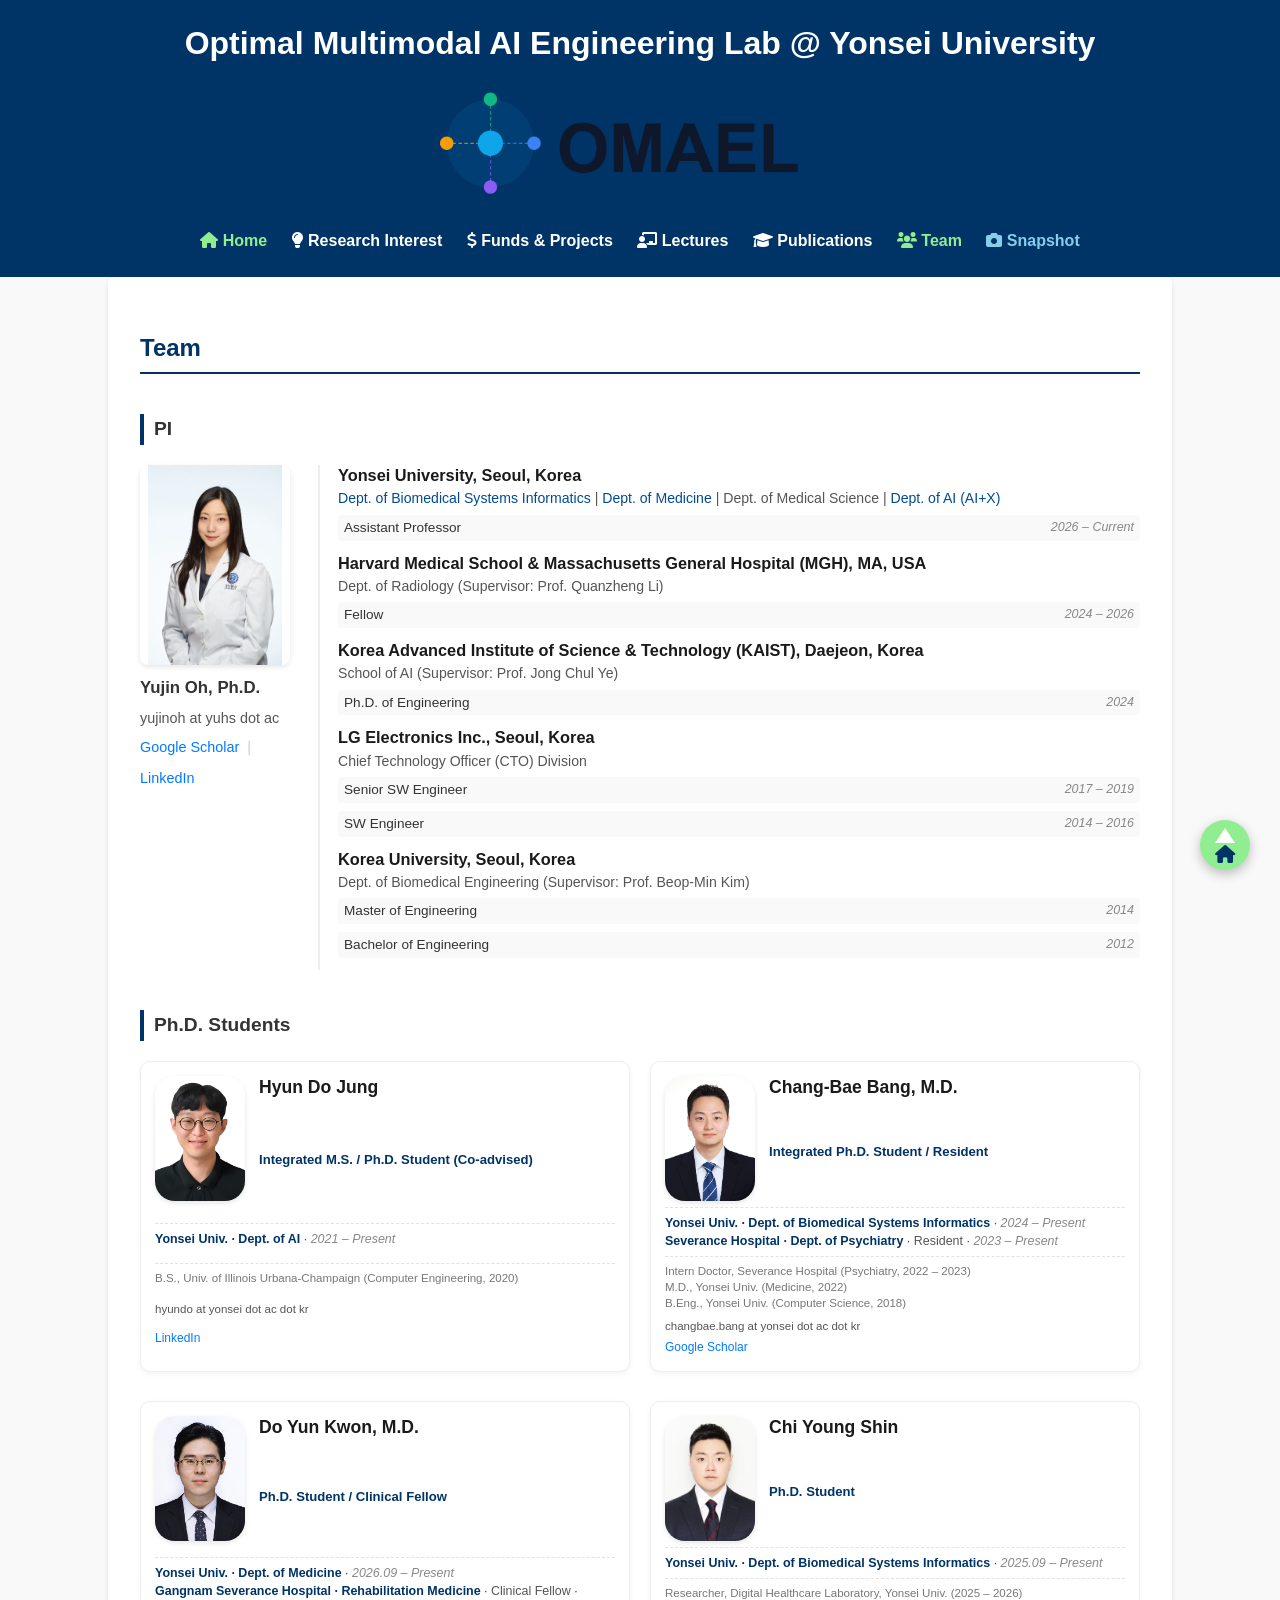
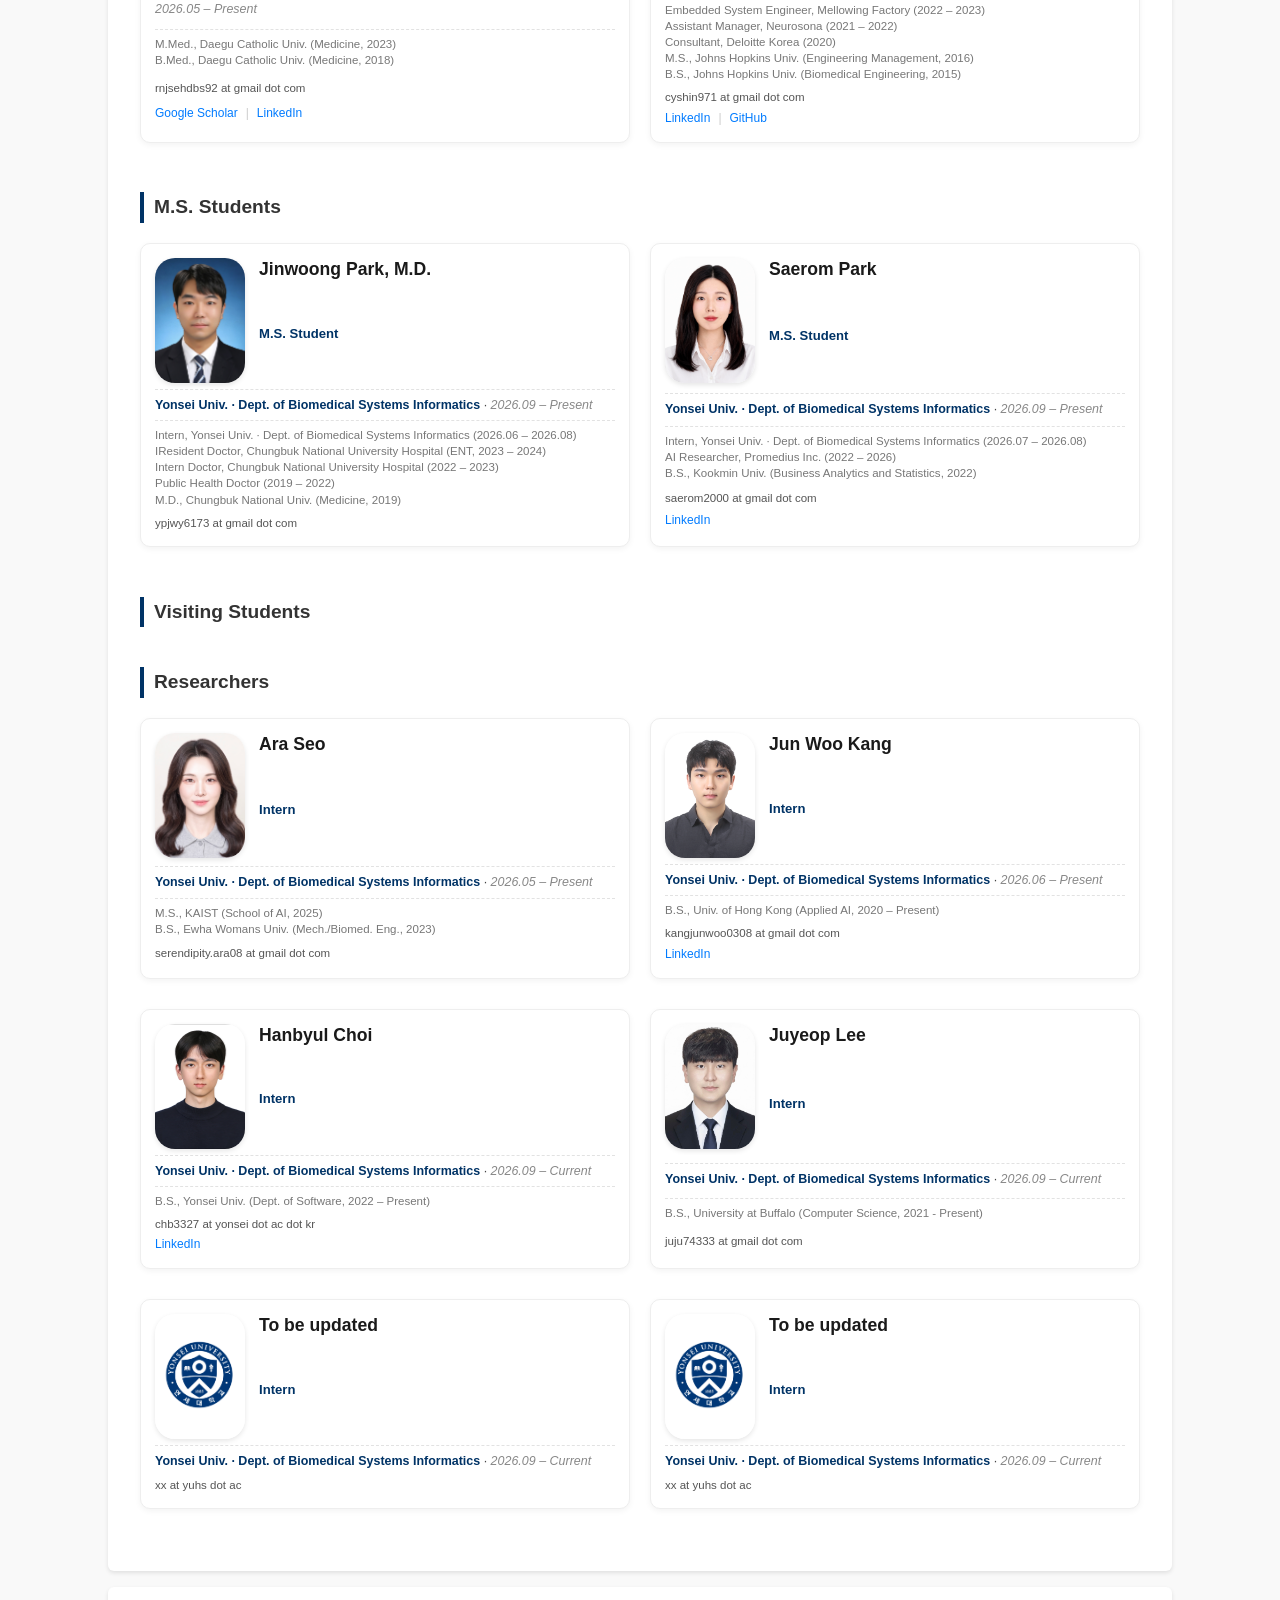
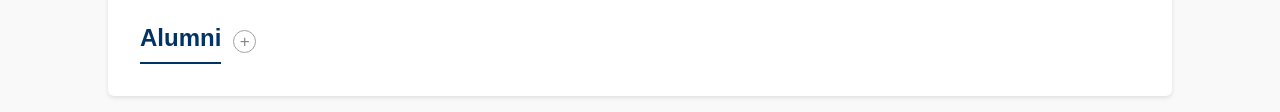
<file: team.html>
<!DOCTYPE html>
<html lang="en">

<head>
  
  <meta charset="UTF-8">
  <meta name="viewport" content="width=device-width, initial-scale=1.0">
  <link rel="stylesheet" href="https://cdnjs.cloudflare.com/ajax/libs/font-awesome/6.0.0/css/all.min.css">
  <title>OMAEL | Yonsei University </title>
  <link rel="stylesheet" href="style.css"> 
  <div id="top"></div>
  
</head>
  
<body>
  
  <header id="common-header"></header>  

  <script>
    fetch('header.html')
      .then(response => response.text())
      .then(data => {
        document.getElementById('common-header').innerHTML = data;
      })
      .catch(error => console.error('Error loading header:', error));
  </script>

  <section id="education">
    <h2>Team</h2>
    <div class="team-list">
  
          <div class="team-category-title">PI</div>
          
          <div class="team-member pi-compact">
            <div class="member-profile">
              <img src="images/headshots/yo_.JPG" alt="PI Photo" class="member-photo" oncontextmenu="return false;" draggable="false">
              <div class="member-name">Yujin Oh, Ph.D.</div>
              <div class="member-contacts">
                <div style="margin-bottom: 6px; word-break: break-all;">
                   yujinoh at yuhs dot ac
                </div>
                <div class="contact-links">
                  <a href="https://scholar.google.com/citations?user=4nnw088AAAAJ&hl=en" target="_blank" style="text-decoration: none; color: #007bff;">Google Scholar</a>
                  <span style="color: #ccc;">|</span>
                  <a href="https://www.linkedin.com/in/yujin-oh-971137104" target="_blank" style="text-decoration: none; color: #007bff;">
                    LinkedIn
                  </a>
                </div>
              </div>
            </div>
            
            <div class="member-details">
              <ul class="details-list">
                
                <li class="details-item">
                  <strong class="inst-name">Yonsei University, Seoul, Korea</strong>
                  <div class="dept-name">
                    <a href="https://medicine.yonsei.ac.kr/medicine-en/education/basic/systems-informatics.do#tab-content1" target="_blank" style="text-decoration: none; color: #004b93;">
                      Dept. of Biomedical Systems Informatics
                    </a>
                    <span class="separator">|</span>
                    <a href="https://medicine.yonsei.ac.kr/medicine-en/education/medical.do" target="_blank" style="text-decoration: none; color: #004b93;">
                      Dept. of Medicine
                    </a>
                    <span class="separator">|</span>
                    <!-- <a href="https://bk21-medsci.yonsei.ac.kr/ko/intro04-1.html" target="_blank" style="text-decoration: none; color: #004b93;"> -->
                      Dept. of Medical Science
                    <!-- </a> -->
                    <span class="separator">|</span>
                    <a href="https://cs.yonsei.ac.kr/csai/member/AIXprofessor.do" target="_blank" style="text-decoration: none; color: #004b93;">
                      Dept. of AI (AI+X)
                    </a>
                  </div>
                  <div class="member-contacts">
                    <span class="role">Assistant Professor</span>
                    <span class="duration">2026 – Current</span>
                  </div>
                </li>
          
                <li class="details-item">
                  <strong class="inst-name">Harvard Medical School & Massachusetts General Hospital (MGH), MA, USA</strong>
                  <div class="dept-name">Dept. of Radiology (Supervisor: Prof. Quanzheng Li)</div>
                  <div class="member-contacts">
                    <span class="role">Fellow</span>
                    <span class="duration">2024 – 2026</span>
                  </div>
                </li>
          
                <li class="details-item">
                  <strong class="inst-name">Korea Advanced Institute of Science & Technology (KAIST), Daejeon, Korea</strong>
                  <div class="dept-name">School of AI (Supervisor: Prof. Jong Chul Ye)</div>
                  <div class="member-contacts">
                    <span class="role">Ph.D. of Engineering</span>
                    <span class="duration">2024</span>
                  </div>
                </li>
          
                <li class="details-item">
                  <strong class="inst-name">LG Electronics Inc., Seoul, Korea</strong>
                  <div class="dept-name">Chief Technology Officer (CTO) Division</div>
                  <div class="member-contacts" style="margin-bottom: 8px;">
                    <span class="role">Senior SW Engineer</span>
                    <span class="duration">2017 – 2019</span>
                  </div>
                  <div class="member-contacts">
                    <span class="role">SW Engineer</span>
                    <span class="duration">2014 – 2016</span>
                  </div>
                </li>
          
                <li class="details-item">
                  <strong class="inst-name">Korea University, Seoul, Korea</strong>
                  <div class="dept-name">Dept. of Biomedical Engineering (Supervisor: Prof. Beop-Min Kim)</div>
                  <div class="member-contacts" style="margin-bottom: 8px;">
                    <span class="role">Master of Engineering</span>
                    <span class="duration">2014</span>
                  </div>
                  <div class="member-contacts">
                    <span class="role">Bachelor of Engineering</span>
                    <span class="duration">2012</span>
                  </div>
                </li>
          
              </ul>
            </div>
          </div>
          
            <div class="team-category-title">Ph.D. Students</div>
                
           <ul class="team-card-grid">
          
            <li class="team-card">
              <img src="images/headshots/hdj.png" alt="Hyun Do Jung" class="member-photo" oncontextmenu="return false;" draggable="false">
              <div class="member-name">Hyun Do Jung</div>
              <div class="card-role-tag">Integrated M.S. / Ph.D. Student (Co-advised)</div>
              <div class="card-current"><span class="cur-inst">Yonsei Univ. · Dept. of AI</span> · <span class="cur-dur">2021 – Present</span></div>
              <div class="card-prev">B.S., Univ. of Illinois Urbana-Champaign (Computer Engineering, 2020)</div>
              <div class="card-contact">hyundo at yonsei dot ac dot kr</div>
              <div class="contact-links">
                <a href="https://www.linkedin.com/in/hyundo/" target="_blank" style="text-decoration: none; color: #007bff;">LinkedIn</a>
              </div>
            </li>
          
            <li class="team-card">
              <img src="images/headshots/cbb.jpeg" alt="Chang-Bae Bang" class="member-photo" oncontextmenu="return false;" draggable="false">
              <div class="member-name">Chang-Bae Bang, M.D.</div>
              <div class="card-role-tag">Integrated Ph.D. Student / Resident</div>
              <div class="card-current"><div class="cur-line"><span class="cur-inst">Yonsei Univ. · Dept. of Biomedical Systems Informatics</span> · <span class="cur-dur">2024 – Present</span></div><div class="cur-line"><span class="cur-inst">Severance Hospital · Dept. of Psychiatry</span> · <span class="cur-role">Resident</span> · <span class="cur-dur">2023 – Present</span></div></div>
              <div class="card-prev">Intern Doctor, Severance Hospital (Psychiatry, 2022 – 2023)<br>M.D., Yonsei Univ. (Medicine, 2022)<br>B.Eng., Yonsei Univ. (Computer Science, 2018)</div>
              <div class="card-contact">changbae.bang at yonsei dot ac dot kr</div>
              <div class="contact-links">
                <a href="https://scholar.google.com/citations?user=sApoJS4AAAAJ&hl=en" target="_blank" style="text-decoration: none; color: #007bff;">Google Scholar</a>
              </div>
            </li>
          
          
            <li class="team-card">
              <img src="images/headshots/dyk.JPG" alt="Do Yun Kwon" class="member-photo" oncontextmenu="return false;" draggable="false">
              <div class="member-name">Do Yun Kwon, M.D.</div>
              <div class="card-role-tag">Ph.D. Student / Clinical Fellow</div>
              <div class="card-current"><div class="cur-line"><span class="cur-inst">Yonsei Univ. · Dept. of Medicine</span> · <span class="cur-dur">2026.09 – Present</span></div><div class="cur-line"><span class="cur-inst">Gangnam Severance Hospital · Rehabilitation Medicine</span> · <span class="cur-role">Clinical Fellow</span> · <span class="cur-dur">2026.05 – Present</span></div></div>
              <div class="card-prev">M.Med., Daegu Catholic Univ. (Medicine, 2023)<br>B.Med., Daegu Catholic Univ. (Medicine, 2018)</div>
              <div class="card-contact">rnjsehdbs92 at gmail dot com</div>
              <div class="contact-links">
                <a href="https://scholar.google.com/citations?hl=ko&user=-4sT0zMAAAAJ" target="_blank" style="text-decoration: none; color: #007bff;">Google Scholar</a>
                <span style="color: #ccc;">|</span>
                <a href="https://www.linkedin.com/in/doyun-kwon-26a532400/" target="_blank" style="text-decoration: none; color: #007bff;">LinkedIn</a>
              </div>
            </li>
          
            <li class="team-card">
              <img src="images/headshots/cs.JPG" alt="Ph.D. Student" class="member-photo" oncontextmenu="return false;" draggable="false">
              <div class="member-name">Chi Young Shin</div>
              <div class="card-role-tag">Ph.D. Student</div>
              <div class="card-current">
                <span class="cur-inst">Yonsei Univ. · Dept. of Biomedical Systems Informatics</span>
                · <span class="cur-dur">2025.09 – Present</span>
              </div>
              <div class="card-prev">
                Researcher, Digital Healthcare Laboratory, Yonsei Univ. (2025 – 2026)<br>
                Embedded System Engineer, Mellowing Factory (2022 – 2023)<br>
                Assistant Manager, Neurosona (2021 – 2022)<br>
                Consultant, Deloitte Korea (2020)<br>
                M.S., Johns Hopkins Univ. (Engineering Management, 2016)<br>
                B.S., Johns Hopkins Univ. (Biomedical Engineering, 2015)
              </div>
              <div class="card-contact">cyshin971 at gmail dot com</div>
              <div class="contact-links">
                <a href="https://www.linkedin.com/in/chi-young-shin-10600ab3"
                   target="_blank"
                   rel="noopener noreferrer"
                   style="text-decoration: none; color: #007bff;">LinkedIn</a>
                <span style="color: #ccc;">|</span>
                <a href="https://github.com/cyshin971"
                   target="_blank"
                   rel="noopener noreferrer"
                   style="text-decoration: none; color: #007bff;">GitHub</a>
              </div>
            </li>
            
          </ul>
          
          <div class="team-category-title">M.S. Students</div>
          <ul class="team-card-grid">
          
            
            <li class="team-card">
              <img src="images/headshots/jp.jpg" alt="JP" class="member-photo" oncontextmenu="return false;" draggable="false">
              <div class="member-name">Jinwoong Park, M.D.</div>
              <div class="card-role-tag">M.S. Student </div>
              <div class="card-current"><span class="cur-inst">Yonsei Univ. · Dept. of Biomedical Systems Informatics</span> · <span class="cur-dur">2026.09 – Present</span></div>
              <div class="card-prev">Intern, Yonsei Univ. · Dept. of Biomedical Systems Informatics (2026.06 – 2026.08)<br>IResident Doctor, Chungbuk National University Hospital (ENT, 2023 – 2024)<br>Intern Doctor, Chungbuk National University Hospital (2022 – 2023)<br>Public Health Doctor (2019 – 2022)<br>M.D., Chungbuk National Univ. (Medicine, 2019)</div>
              <div class="card-contact">ypjwy6173 at gmail dot com</div>
            </li>
          
            <li class="team-card">
              <img src="images/headshots/sp.png" alt="Student" class="member-photo" oncontextmenu="return false;" draggable="false">
              <div class="member-name">Saerom Park</div>
              <div class="card-role-tag">M.S. Student </div>
              <div class="card-current"><span class="cur-inst">Yonsei Univ. · Dept. of Biomedical Systems Informatics</span> · <span class="cur-dur">2026.09 – Present</span></div>
              <div class="card-prev">Intern, Yonsei Univ. · Dept. of Biomedical Systems Informatics (2026.07 – 2026.08)<br>AI Researcher, Promedius Inc. (2022 – 2026)<br>B.S., Kookmin Univ. (Business Analytics and Statistics, 2022)</div>
              <div class="card-contact">saerom2000 at gmail dot com</div>
              <div class="contact-links">
                <a href="https://www.linkedin.com/in/saerom-park1/" target="_blank" style="text-decoration: none; color: #007bff;">LinkedIn</a>
              </div>
            </li>

          </ul>
          
            <div class="team-category-title">Visiting Students</div>
          
            <div class="team-category-title">Researchers</div>
            <ul class="team-card-grid">
            
              <li class="team-card">
                <img src="images/headshots/as.jpeg" alt="Ara Seo" class="member-photo" oncontextmenu="return false;" draggable="false">
                <div class="member-name">Ara Seo</div>
                <div class="card-role-tag">Intern</div>
                <div class="card-current"><span class="cur-inst">Yonsei Univ. · Dept. of Biomedical Systems Informatics</span> · <span class="cur-dur">2026.05 – Present</span></div>
                <div class="card-prev">M.S., KAIST (School of AI, 2025)<br>B.S., Ewha Womans Univ. (Mech./Biomed. Eng., 2023)</div>
                <div class="card-contact">serendipity.ara08 at gmail dot com</div>
              </li>
            
              <li class="team-card">
                <img src="images/headshots/jk.jpg" alt="Jun Woo Kang" class="member-photo" oncontextmenu="return false;" draggable="false">
                <div class="member-name">Jun Woo Kang</div>
                <div class="card-role-tag">Intern</div>
                <div class="card-current"><span class="cur-inst">Yonsei Univ. · Dept. of Biomedical Systems Informatics</span> · <span class="cur-dur">2026.06 – Present</span></div>
                <div class="card-prev">B.S., Univ. of Hong Kong (Applied AI, 2020 – Present)</div>
                <div class="card-contact">kangjunwoo0308 at gmail dot com</div>
                <div class="contact-links">
                  <a href="https://www.linkedin.com/in/junwoo-kang-4456601b6/" target="_blank" style="text-decoration: none; color: #007bff;">LinkedIn</a>
                </div>
              </li>
            
              <li class="team-card">
                <img src="images/headshots/chb.jpg" alt="MS Student" class="member-photo" oncontextmenu="return false;" draggable="false">
                <div class="member-name">Hanbyul Choi</div>
                <div class="card-role-tag">Intern</div>
                <div class="card-current"><span class="cur-inst">Yonsei Univ. · Dept. of Biomedical Systems Informatics</span> · <span class="cur-dur">2026.09 – Current</span></div>
                <div class="card-prev">B.S., Yonsei Univ. (Dept. of Software, 2022 – Present)</div>
                <div class="card-contact">chb3327 at yonsei dot ac dot kr</div>
                <div class="contact-links">
                  <a href="https://www.linkedin.com/in/hanbyulchoi/" target="_blank" style="text-decoration: none; color: #007bff;">LinkedIn</a>
                </div>
              </li>
            
              <li class="team-card">
                <img src="images/headshots/jl.jpg" alt="Juyeop Lee" class="member-photo" oncontextmenu="return false;" draggable="false">
                <div class="member-name">Juyeop Lee</div>
                <div class="card-role-tag">Intern</div>
                <div class="card-current"><span class="cur-inst">Yonsei Univ. · Dept. of Biomedical Systems Informatics</span> · <span class="cur-dur">2026.09 – Current</span></div>
                <div class="card-prev">B.S., University at Buffalo (Computer Science, 2021 - Present)</div>
                <div class="card-contact">juju74333 at gmail dot com</div>
              </li>
            
              <li class="team-card">
                <img src="images/logo_s.jpg" alt="MS Student" class="member-photo" oncontextmenu="return false;" draggable="false">
                <div class="member-name">To be updated</div>
                <div class="card-role-tag">Intern</div>
                <div class="card-current"><span class="cur-inst">Yonsei Univ. · Dept. of Biomedical Systems Informatics</span> · <span class="cur-dur">2026.09 – Current</span></div>
                <div class="card-contact">xx at yuhs dot ac</div>
              </li>

              <li class="team-card">
                <img src="images/logo_s.jpg" alt="MS Student" class="member-photo" oncontextmenu="return false;" draggable="false">
                <div class="member-name">To be updated</div>
                <div class="card-role-tag">Intern</div>
                <div class="card-current"><span class="cur-inst">Yonsei Univ. · Dept. of Biomedical Systems Informatics</span> · <span class="cur-dur">2026.09 – Current</span></div>
                <div class="card-contact">xx at yuhs dot ac</div>
              </li>
            
          </ul>
        </div>

    </section>


  <section id="education">
  <details class="alumni-section">
    <summary><h2>Alumni</h2></summary>

    <div class="team-list">
      <ul class="team-card-grid">

        <li class="team-card">
          <img src="images/headshots/tp.jpg" alt="Student" class="member-photo" oncontextmenu="return false;" draggable="false">
          <div class="member-name">Taehun Park</div>
          <div class="card-role-tag">Intern</div>
          <div class="card-current">
            <span class="cur-inst">Yonsei Univ. · Dept. of Biomedical Systems Informatics</span> ·
            <span class="cur-dur">2026.07 – 2026.10</span>
          </div>
          <div class="card-prev">B.S., Rochester Institute of Technology (Applied Statistics, 2026)</div>
          <div class="card-contact">ktaepark72 at gmail dot com</div>
        </li>

      </ul>
    </div>

  </details>
</section>

  <a href="#top" id="backToTop" title="Go to top">
    <div class="triangle-up"></div>
    <i class="fas fa-home home-icon"></i>
  </a>
</file>
<file: style.css>
body {
  font-family: Arial, sans-serif;
  line-height: 1.6;
  margin: 0;
  padding: 0;
  color: #333;
  background: #f9f9f9;
}
/* Mobile adjustments */
@media only screen and (max-width: 600px) 
{
  body {
    font-size: 14px;        
    line-height: 1.4;       
  }
}
header {
  background: #003366;
  color: #fff;
  padding: 1.5rem;
  text-align: center;
}
header h1 {
  margin: 0;
  margin-bottom: 1.5rem; 
  font-size: 2rem;       
  line-height: 1.2;
}
nav {
  margin-top: 0rem;
}
nav a {
  color: #fff;
  margin: 0 10px;
  text-decoration: none;
  font-weight: bold;
}
@media only screen and (max-width: 600px) {
  nav {
    display: flex;          
    flex-direction: row;    
    flex-wrap: wrap;        
    justify-content: center; 
    max-width: 100%;        
    gap: 0px 10px;        
    padding: 10px;
  }

  nav a {
    display: inline-flex;  
    align-items: center;
    width: auto;            
    padding: 5px 3px;      
    font-size: 0.9rem;      
    border-bottom: none;    
    white-space: nowrap;    
  }

  nav a i {
    width: auto;            
    margin-right: 6px;     
  }
}
section {
  max-width: 1000px;
  margin: auto;
  padding: 2rem;
  background: #fff;
  margin-bottom: 1rem;
  border-radius: 6px;
  box-shadow: 0 2px 4px rgba(0,0,0,0.1);
}
h2 {
  border-bottom: 2px solid #003366;
  padding-bottom: 0.3rem;
  color: #003366;
}
#news > h2 {
  color: lightgreen;
}
#publications > h2 {
  color: lightgreen;
}
ul {
  list-style: none;
  padding-left: 0;
}
li {
  margin-bottom: 0.6rem;
}
a { color: #003366; }
.sky-blue-link {
  color: #87CEEB;
  text-decoration: none;
}
.sky-blue-link:hover {
  text-decoration: underline;
}
.light-green-link {
  color: lightgreen;
}
/* ---------- Add figure-row styles here ---------- */
.cv-list {
  list-style: none;
  padding-left: 0;
  margin: 0;
}
.cv-list li {
  display: flex;
  justify-content: space-between;
  align-items: baseline;
  margin-bottom: 0.5em;
}
.cv-list .institution {
  flex: 2;           /* left column */
  text-align: left;
}
.cv-list .role {
  flex: 3;           /* middle column */
  text-align: left;
}
.cv-list .duration {
  flex: 1;           /* right column */
  text-align: right;
  color: #555;
  white-space: nowrap; /* prevent line break */
}
.pub-title {
  font-size: 1em;
  margin-bottom: 3px;
}
.authors {
  font-size: 0.9em;
  margin-bottom: 4px;
}
.pub-meta {
  display: flex;
  justify-content: space-between;
  font-size: 0.9em;
}
.pub-meta .role {
  font-style: italic
}
.pub-meta .duration {
  white-space: nowrap;
  margin-left: 12px;
}
ol.pub-list {
  list-style: decimal;
  padding-left: 2.2rem;
  margin: 0;
}
ol.pub-list > li {
  padding-left: 0.3rem;
}
ol.pub-list > li::marker {
  color: #003366;
  font-weight: bold;
}
/* ---------- Add figure-row styles here ---------- */
.figure-row {
  display: flex;
  justify-content: center;
  gap: 30px;
  margin-top: 20px;
  margin-bottom: 30px;
  flex-wrap: wrap; /* wrap to next line if screen is small */
}
.figure-row img {
  width: auto;
  max-height: 200px;
  border-radius: 10px;
  box-shadow: 0 2px 6px rgba(0,0,0,0.2);
  object-fit: contain;
  pointer-events: none; /* keep non-interactive */
  user-select: none;
}  
.contact-info {
  font-family: Arial, sans-serif;
  font-style: normal;
  color: #87CEEB;
}
html {
  scroll-behavior: smooth;
}
#backToTop {
  position: fixed;
  bottom: 30px;
  right: 30px;
  z-index: 1000;
  background-color: lightgreen;
  color: #003366; /* Color of the home icon */
  width: 50px;
  height: 50px;
  border-radius: 50%;
  box-shadow: 0 4px 12px rgba(0,0,0,0.25);
  display: flex;
  flex-direction: column; /* Stack triangle over home */
  align-items: center;
  justify-content: center;
  text-decoration: none !important;
  transition: transform 0.3s ease, background-color 0.3s;
}

#backToTop:hover {
  background-color: #90ee90;
  transform: translateY(-5px);
}

/* The Triangle (Up Arrow) */
.triangle-up {
  width: 0;
  height: 0;
  border-left: 10px solid transparent;
  border-right: 10px solid transparent;
  border-bottom: 15px solid white; /* Matches home icon color */
  margin-bottom: 2px; /* Small gap between triangle and house */
}

/* The Home Icon */
.home-icon {
  font-size: 18px;
}
#lecture > ul.lecture-list > li.lecture-row {
  display: flex;
  align-items: flex-start;
  margin-bottom: 20px;
}
#lecture .lecture-title {
  flex: 0 0 300px;
  font-weight: bold;
  color: #555;
}
#lecture .lecture-details {
  flex: 1;
  min-width: 0;
  padding-left: 15px;
  border-left: 2px solid #eee;
  word-break: keep-all;
  overflow-wrap: break-word;
}
@media (max-width: 700px) {
  #lecture > ul.lecture-list > li.lecture-row {
    display: block;
  }
  #lecture .lecture-title {
    margin-bottom: 8px;
  }
}
/* Mobile Adjustments */
  @media only screen and (max-width: 600px) {
    #backToTop {
      bottom: 20px;
      right: 20px;
      width: 50px;
      height: 50px;
    }
    .triangle-up {
      border-left: 10px solid transparent;
      border-right: 10px solid transparent;
      border-bottom: 15px solid white;
    }
    .home-icon {
      font-size: 16px;
    }
  }
  @media only screen and (max-width: 600px) {
    #lecture li { flex-direction: column; }
    #lecture li div:first-child { flex: 0 0 auto !important; width: 100%; margin-bottom: 10px; }
    .team-list li[style*="display: flex"] > div:first-child { 
      flex: 0 0 100px !important;   
      width: 100px !important;
      max-width: 100px !important;
    }
  }
   /* Snapshot Grid Layout (3xN) */
  .snapshot-grid {
    display: grid;
    grid-template-columns: repeat(3, 1fr); 
    gap: 30px;
  }


.team-list {
  list-style: none;
  padding: 0;
}

.team-category-title {
  font-weight: bold;
  color: #333;
  margin-bottom: 20px;
  margin-top: 40px;
  font-size: 1.2em;
  border-left: 4px solid #003366;
  padding-left: 10px;
}


.team-member {
  display: flex;
  gap: 25px;
  margin-bottom: 40px;
  align-items: flex-start;
}

.member-profile {
  display: flex;
  flex-direction: column;
  width: 100%;
  max-width: 200px;
  text-align: left;
}

.member-photo {
  width: 100%;
  aspect-ratio: 3 / 4;  
  height: auto;
  border-radius: 15px;
  display: block;
  margin-bottom: 10px;
  box-shadow: 0 2px 5px rgba(0,0,0,0.1);
  object-fit: cover;
  object-position: center top;
}

.member-name {
  font-weight: bold;
  font-size: 1.05em;
  color: #333;
  margin-bottom: 5px;
}

.member-contacts {
  display: block;
  text-align: left;
  font-size: 0.9em;
  line-height: 1.6;
  color: #555;
}

.member-details .member-contacts {
  display: flex;
  justify-content: space-between;
  align-items: center;
  padding: 4px 8px;       
  background-color: #f9f9f9; 
  border-radius: 4px;     
}

.member-details .role {
  font-size: 0.95rem;
  font-weight: 300;
  color: #333;           
}

.member-details .duration {
  font-size: 0.85rem;    
  color: #888;            
  font-style: italic;   
}


@media only screen and (max-width: 600px) {
  .member-details .member-contacts {
    flex-direction: column;   
    align-items: flex-start;  
  }

  .member-details .duration {
    margin-left: 0;          
    margin-top: 2px;          
    text-align: left;        
  }
}

.member-contacts i {
  width: 18px;
  color: #003366;
}

.contact-links {
  display: flex;
  gap: 8px;
  flex-wrap: wrap;
  align-items: center;
  margin-top: 5px;
}

.member-details {
  flex: 1;
  text-align: left;
  padding-left: 25px;
  border-left: 2px solid #eee;
}

.details-list {
  list-style: none;
  padding: 0;
  margin: 0;
}

.details-item {
  margin-bottom: 20px;
}

.inst-name {
  display: block;
  font-size: 1.15rem;     
  font-weight: 800;       
  color: #1a1a1a;         
  margin-bottom: 2px;    
  line-height: 1.3;
}
.dept-name {
  display: block;
  font-size: 1rem;
  font-weight: 500;      
  color: #555;            
  margin-bottom: 10px;   
}

@media only screen and (max-width: 600px) {
  .team-member {
    display: flex !important; 
    flex-direction: row !important;
    gap: 12px;
    align-items: flex-start;
    width: 100%;
    list-style: none;          
    margin-bottom: 30px;       
  }

  .member-profile {
    flex: 0 0 100px !important;  
    width: 100px !important;
    max-width: 100px;
    margin: 0;
    text-align: left;         
  }
  
  .member-profile img {
    width: 100%;                
    height: auto;
  }

  .member-profile .member-name {
    font-size: 0.8rem;
    margin-top: 5px;
    word-break: keep-all;       
    text-align: left;  
  }

  .member-details {
    flex: 1 !important;         
    padding-left: 10px;
    border-left: 1px solid #eee;
    border-top: none;
    padding-top: 0;
    min-width: 0;             
  }

  .inst-name {
    font-size: 0.85rem;
    line-height: 1.2;
    display: block;
    margin-bottom: 4px;
  }

  .dept-name {
    font-size: 0.75rem;
    color: #666;
    margin-bottom: 8px;
    line-height: 1.3;
  }

  .member-details .member-contacts {
    display: flex !important;
    flex-direction: row !important;
    justify-content: space-between;
    align-items: flex-start;
    background: none;           
    padding: 0;
  }

  .member-details .role {
    font-size: 0.7rem;
    flex: 1;
    padding-right: 5px;
  }

  .member-details .duration {
    font-size: 0.7rem;
    color: #999;
    white-space: nowrap;        
  }
  
  .member-profile .member-contacts div[style*="margin-bottom"] {
    margin-bottom: 2px !important; 
    font-size: 0.7rem;            
    line-height: 1.2;
  }

  .member-profile .contact-links {
    display: flex;                 
    flex-wrap: wrap;               
    gap: 2px;                     
    font-size: 0.7rem;           
  }

  .member-profile .contact-links span[style*="color: #ccc"] {
    display: none;                
  }
  .member-profile .contact-links a {
    display: inline-block;
    padding: 1px 0;                
  }

  .member-profile .member-contacts i.fas {
    display: none !important;
  }
  
  .member-profile .member-contacts div {
    margin-left: 0;
    padding-left: 0;
  }
}


/* ============================================================
   Compact team layout (added)
   ============================================================ */

/* 3-column card grid for students / researchers */
.team-card-grid {
  list-style: none;
  padding: 0;
  margin: 0 0 20px 0;
  display: grid;
  grid-template-columns: repeat(2, 1fr);
  gap: 20px;
}

.team-card {
  background: #fff;
  border: 1px solid #eee;
  border-radius: 10px;
  padding: 14px;
  display: grid;
  grid-template-columns: 90px 1fr;
  column-gap: 14px;
  align-items: start;
  text-align: left;
  box-shadow: 0 2px 6px rgba(0,0,0,0.05);
  transition: transform 0.2s ease, box-shadow 0.2s ease;
}
.team-card:hover {
  transform: translateY(-3px);
  box-shadow: 0 6px 14px rgba(0,0,0,0.08);
}
.team-card .member-photo {
  width: 90px !important;
  height: 125px !important;
  object-fit: cover;
  border-radius: 20px;
  margin: 0 !important;
  box-shadow: 0 2px 5px rgba(0,0,0,0.1);
  grid-row: span 2;
  align-self: start;
}
.team-card .member-name {
  font-weight: bold;
  font-size: 1.1rem;
  color: #1a1a1a;
  margin-bottom: 4px;
  line-height: 1.3;
}
.team-card .card-role-tag {
  font-size: 0.82rem;
  color: #003366;
  font-weight: 600;
  line-height: 1.3;
  margin-top: 1px;
  margin-bottom: 2px;
}
@media only screen and (max-width: 600px) {
  .team-card .card-role-tag { font-size: 0.7rem; }
}




.team-card .card-current {
  grid-column: 1 / -1;
  font-size: 0.78rem;
  color: #444;
  line-height: 1.45;
  margin-top: 6px;
  padding-top: 6px;
  border-top: 1px dashed #e2e2e2;
}
.team-card .card-current .cur-inst { color: #003366; font-weight: 600; }
.team-card .card-current .cur-role { color: #555; }
.team-card .card-current .cur-dur  { color: #888; font-style: italic; white-space: nowrap; }

@media only screen and (max-width: 600px) {
  .team-card .card-current { font-size: 0.68rem; }
}

.team-card .card-prev {
  grid-column: 1 / -1;
  font-size: 0.72rem;
  color: #777;
  line-height: 1.4;
  border-top: 1px dashed #e2e2e2;
  padding-top: 6px;
  margin-top: 6px;
}
.team-card .card-contact {
  grid-column: 1 / -1;
  font-size: 0.72rem;
  color: #555;
  margin-top: 6px;
  word-break: break-all;
}
.team-card .contact-links {
  grid-column: 1 / -1;
  justify-content: flex-start;
  font-size: 0.75rem;
  margin-top: 2px;
}

@media only screen and (max-width: 900px) {
  .team-card-grid { grid-template-columns: repeat(2, 1fr); gap: 14px; }
}
@media only screen and (max-width: 600px) {
  .team-card-grid { grid-template-columns: 1fr; gap: 12px; }
  .team-card { padding: 10px; grid-template-columns: 70px 1fr; column-gap: 10px; }
  .team-card .member-photo { width: 70px !important; height: 70px !important; }
  .team-card .member-name { font-size: 0.85rem; }
  .team-card .card-prev,
  .team-card .card-contact { font-size: 0.62rem; }
}

/* PI block – slightly compact version */
.team-member.pi-compact { gap: 18px; margin-bottom: 28px; }
.team-member.pi-compact .member-profile { max-width: 160px; }
.team-member.pi-compact .member-photo {
  width: 150px !important;
  height: auto !important;
  max-height: 240px;
  object-fit: contain;
  border-radius: 8px;
  margin-bottom: 10px;
  display: block;
}
.team-member.pi-compact .member-details { padding-left: 18px; }
.team-member.pi-compact .details-item { margin-bottom: 12px; }
.team-member.pi-compact .inst-name { font-size: 1.02rem; margin-bottom: 1px; }
.team-member.pi-compact .dept-name { font-size: 0.88rem; margin-bottom: 5px; }
.team-member.pi-compact .member-details .member-contacts { padding: 2px 6px; }
.team-member.pi-compact .member-details .role { font-size: 0.85rem; }
.team-member.pi-compact .member-details .duration { font-size: 0.78rem; }

@media only screen and (max-width: 600px) {
  /* PI section: cap photo to the mobile profile column so it can't overflow */
  .team-member.pi-compact {
    flex-wrap: nowrap;
    overflow: hidden;
  }
  .team-member.pi-compact .member-profile {
    flex: 0 0 90px !important;
    width: 90px !important;
    max-width: 90px !important;
    min-width: 0 !important;
    box-sizing: border-box;
  }
  .team-member.pi-compact .member-photo {
    width: 90px !important;
    max-width: 90px !important;
    height: auto !important;
    max-height: 130px;
    object-fit: cover;
    box-sizing: border-box;
  }
  .team-member.pi-compact .member-details {
    min-width: 0 !important;
    overflow-wrap: anywhere;
    word-break: break-word;
  }
  .team-member.pi-compact .inst-name,
  .team-member.pi-compact .dept-name {
    overflow-wrap: anywhere;
    word-break: break-word;
  }
  .team-member.pi-compact .inst-name { font-size: 0.85rem; }
  .team-member.pi-compact .dept-name { font-size: 0.70rem; }
  .team-member.pi-compact .member-details .role { font-size: 0.65rem; }
  .team-member.pi-compact .member-details .duration { font-size: 0.65rem; }
}


.snapshot-item {
  background: #fff;
  border-radius: 12px;
  overflow: hidden;
  box-shadow: 0 10px 20px rgba(0,0,0,0.05);
  transition: transform 0.3s ease, box-shadow 0.3s ease;
  display: flex;
  flex-direction: column;

}
.snapshot-item:hover {
  transform: translateY(-8px);
  box-shadow: 0 15px 30px rgba(0,0,0,0.1);
}
.snapshot-item img {
  width: 100%;
  height: 240px;
  object-fit: cover;
  display: block;
}
.snapshot-info {
  padding: 20px;
  flex-grow: 1;
}
.snapshot-date {
  color: #87CEEB;
  font-size: 0.85rem;
  font-weight: bold;
  display: block;
  margin-bottom: 8px;
}
.snapshot-info h3 {
  margin: 0 0 10px 0;
  font-size: 1.2rem;
  color: #003366;
}
.snapshot-info p {
  margin: 0;
  font-size: 0.85rem;
  color: #666;
  line-height: 1.5;
}

/* Desktop featured card */
.snapshot-item.featured {
  grid-column: span 3;
  grid-row: span 2;
  display: flex;
  flex-direction: column;
}
.snapshot-item.featured img {
  width: 100%;
  flex: 1;
  min-height: 0;
  object-fit: cover;
}
.snapshot-item.featured .snapshot-info {
  flex: 0 0 auto;
}

@media (max-width: 600px) {
  .snapshot-grid {
    grid-template-columns: 1fr;
    gap: 20px;
  }
  .snapshot-item {
    grid-column: span 1;
    grid-row: auto;
  }
  .snapshot-item img {
    height: 220px;
    flex: none;
  }
  .snapshot-item.featured {
    grid-column: span 1;
    grid-row: auto;
  }

  .snapshot-item.featured img {
    height: 260px;
    flex: none;
    object-fit: cover;
  }
  .snapshot-info {
    padding: 16px;
  }
}

.alumni-section summary {
    display: flex;
    align-items: center;
    gap: 12px;
    cursor: pointer;
    list-style: none;
    width: fit-content;
}

.alumni-section summary::-webkit-details-marker {
    display: none;
}

.alumni-section summary h2 {
    margin: 0;
}

.alumni-section summary::after {
    content: "+";
    display: inline-flex;
    align-items: center;
    justify-content: center;
    width: 21px;
    height: 21px;
    border: 1px solid #a0a0a0;
    border-radius: 50%;
    font-size: 17px;
    font-weight: 400;
    color: #888;
    transition: all 0.2s ease;
}

.alumni-section[open] summary::after {
    content: "−";
}

.alumni-section summary:hover::after {
    background: #f0f0f0;
    color: #333;
    border-color: #555;
}

.alumni-section .team-list {
    margin-top: 20px;
}
</file>
